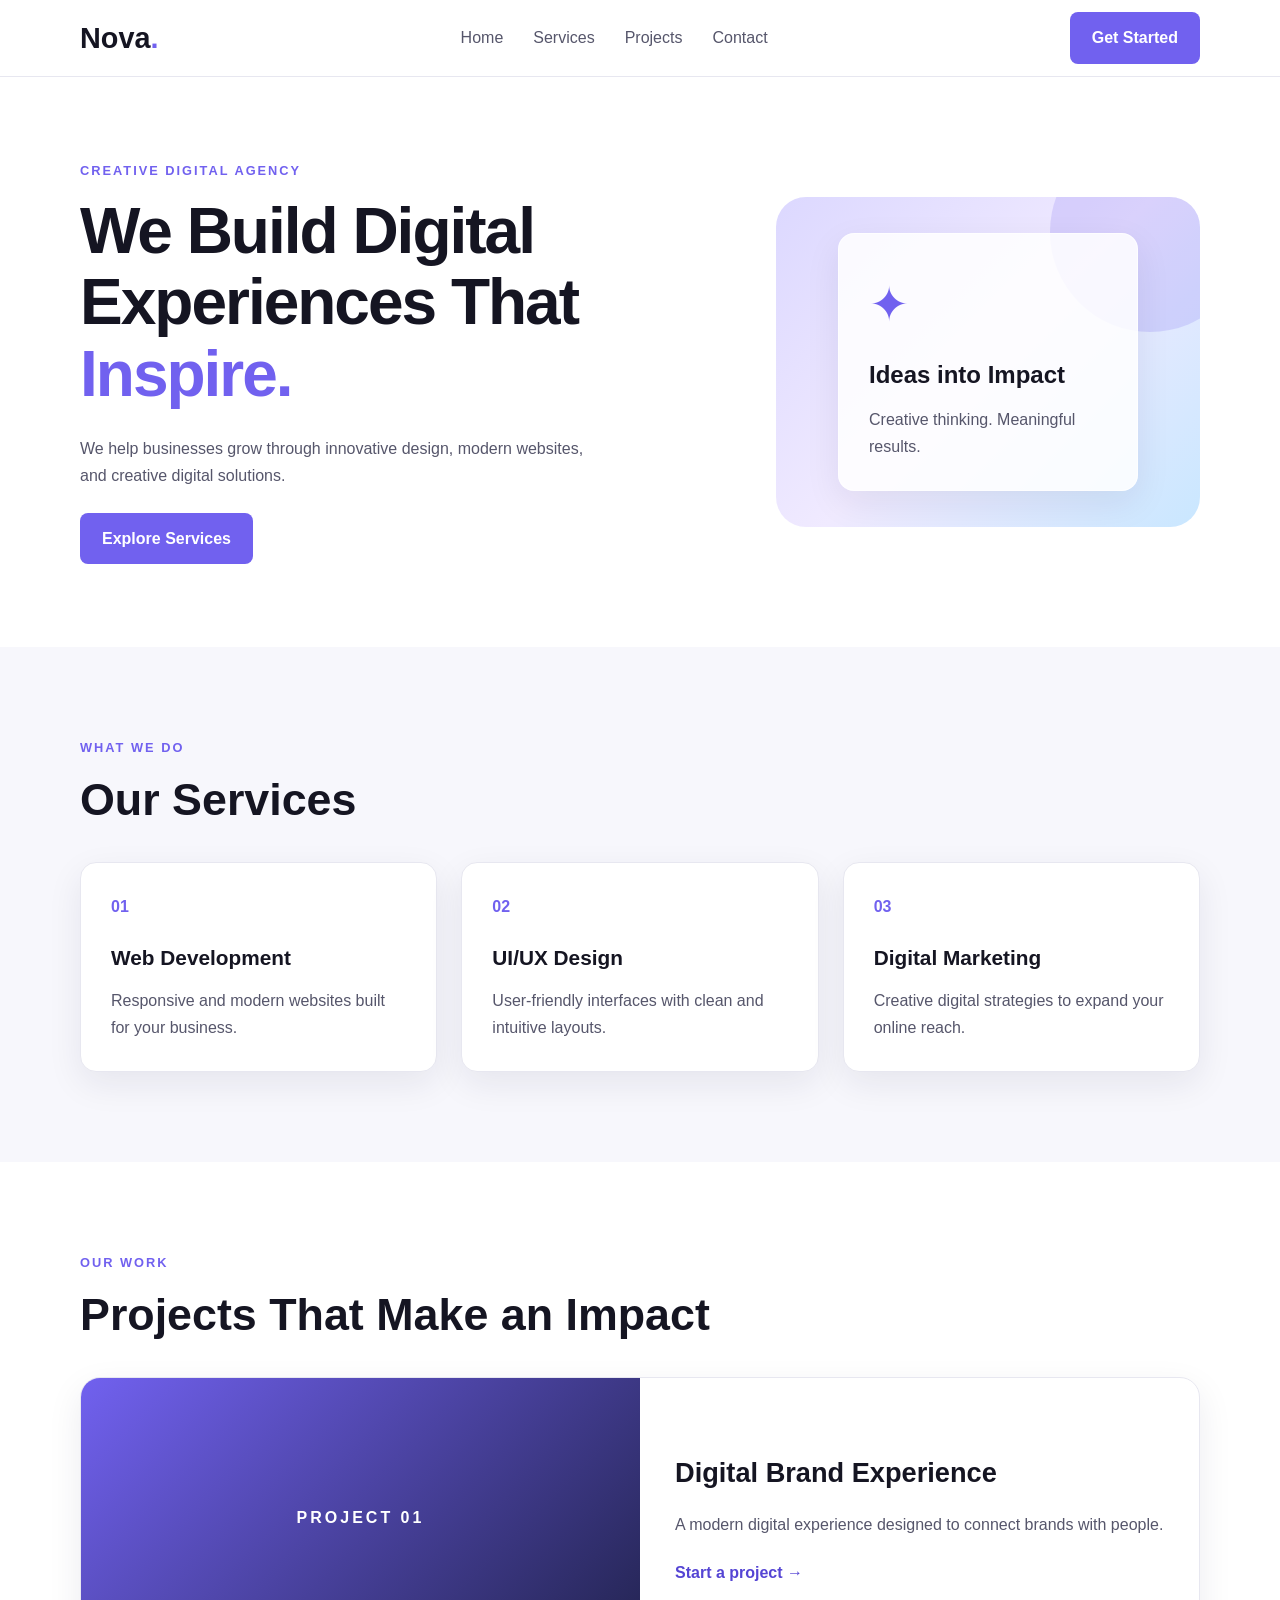
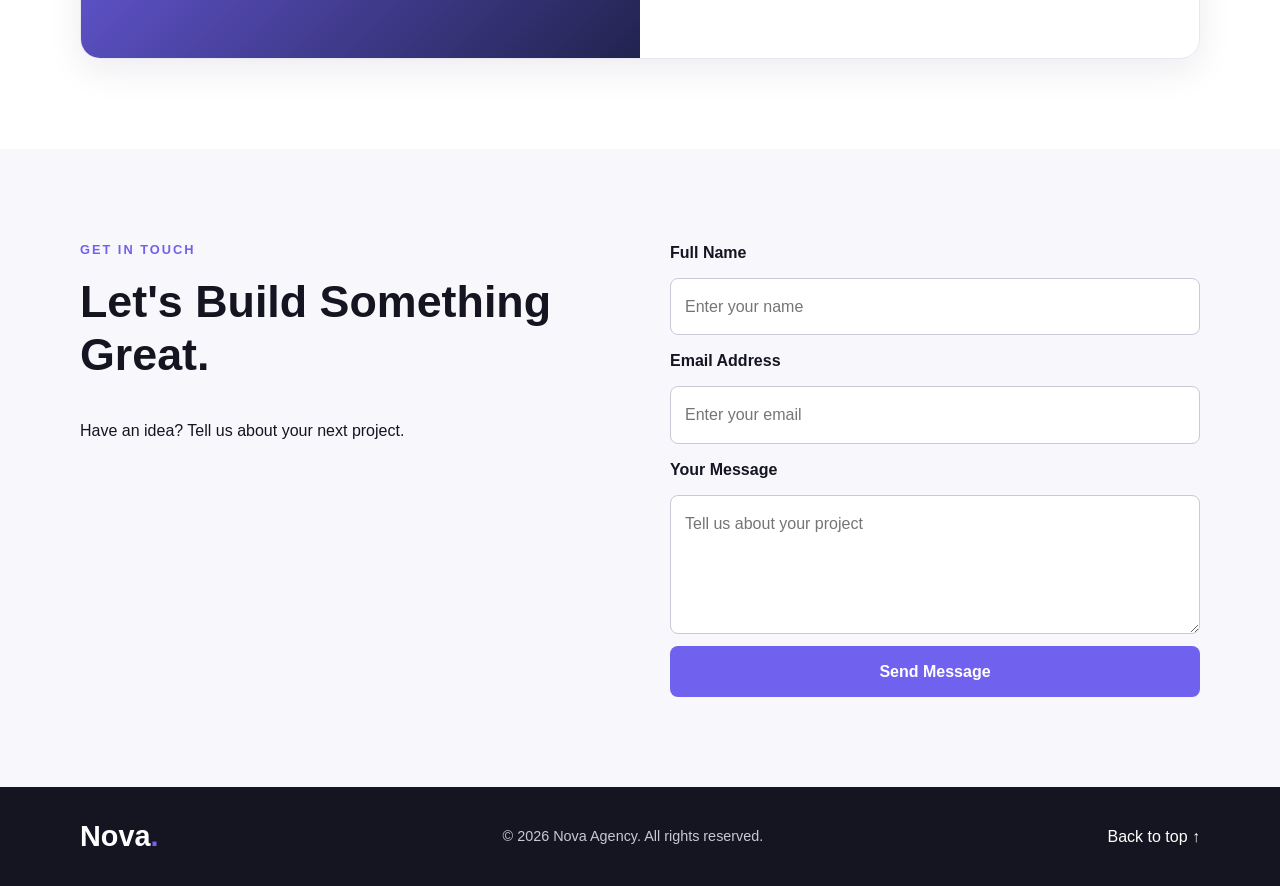
<file: CSS Project,23-10-2026/index.html>
<!DOCTYPE html>
<html lang="en">
<head>
    <meta charset="UTF-8">
    <meta name="viewport" content="width=device-width, initial-scale=1.0">
    <meta name="description" content="Professional digital agency services">
    <title>Nova Agency | Digital Solutions</title>
    <link rel="stylesheet" href="index.css">
</head>
<body>

    <header class="header">
        <nav class="navbar container" aria-label="Main navigation">
            <a href="#home" class="logo">Nova<span>.</span></a>

            <div class="nav-links">
                <a href="#home">Home</a>
                <a href="#services">Services</a>
                <a href="#projects">Projects</a>
                <a href="#contact">Contact</a>
            </div>

            <a href="#contact" class="btn nav-btn">Get Started</a>
        </nav>
    </header>

    <main>
        <section class="hero container" id="home">
            <div class="hero-content">
                <p class="eyebrow">CREATIVE DIGITAL AGENCY</p>

                <h1>We Build Digital Experiences That <span>Inspire.</span></h1>

                <p class="hero-description">
                    We help businesses grow through innovative design,
                    modern websites, and creative digital solutions.
                </p>

                <a href="#services" class="btn">Explore Services</a>
            </div>

            <div class="hero-visual">
                <div class="visual-card">
                    <span class="visual-icon" aria-hidden="true">✦</span>
                    <h2>Ideas into Impact</h2>
                    <p>Creative thinking. Meaningful results.</p>
                </div>
            </div>
        </section>

        <section class="services section" id="services">
            <div class="container">
                <p class="eyebrow">WHAT WE DO</p>
                <h2 class="section-title">Our Services</h2>

                <div class="card-grid">
                    <article class="service-card">
                        <span class="card-number">01</span>
                        <h3>Web Development</h3>
                        <p>Responsive and modern websites built for your business.</p>
                    </article>

                    <article class="service-card">
                        <span class="card-number">02</span>
                        <h3>UI/UX Design</h3>
                        <p>User-friendly interfaces with clean and intuitive layouts.</p>
                    </article>

                    <article class="service-card">
                        <span class="card-number">03</span>
                        <h3>Digital Marketing</h3>
                        <p>Creative digital strategies to expand your online reach.</p>
                    </article>
                </div>
            </div>
        </section>

        <section class="projects section container" id="projects">
            <p class="eyebrow">OUR WORK</p>
            <h2 class="section-title">Projects That Make an Impact</h2>

            <div class="project-card">
                <div class="project-visual" role="img"
                     aria-label="Abstract blue and purple digital design">
                    <span>PROJECT 01</span>
                </div>

                <div class="project-content">
                    <h3>Digital Brand Experience</h3>
                    <p>A modern digital experience designed to connect brands with people.</p>
                    <a href="#contact" class="text-link">Start a project →</a>
                </div>
            </div>
        </section>

        <section class="contact section" id="contact">
            <div class="container contact-grid">
                <div>
                    <p class="eyebrow">GET IN TOUCH</p>
                    <h2 class="section-title">Let's Build Something Great.</h2>
                    <p>Have an idea? Tell us about your next project.</p>
                </div>

                <form class="contact-form">
                    <label for="name">Full Name</label>
                    <input type="text" id="name" name="name"
                           placeholder="Enter your name" required>

                    <label for="email">Email Address</label>
                    <input type="email" id="email" name="email"
                           placeholder="Enter your email" required>

                    <label for="message">Your Message</label>
                    <textarea id="message" name="message" rows="4"
                              placeholder="Tell us about your project"
                              required></textarea>

                    <button type="submit" class="btn">Send Message</button>
                </form>
            </div>
        </section>
    </main>

    <footer class="footer">
        <div class="container footer-content">
            <a href="#home" class="logo">Nova<span>.</span></a>
            <p>© 2026 Nova Agency. All rights reserved.</p>
            <a href="#home">Back to top ↑</a>
        </div>
    </footer>

</body>
</html>
</file>
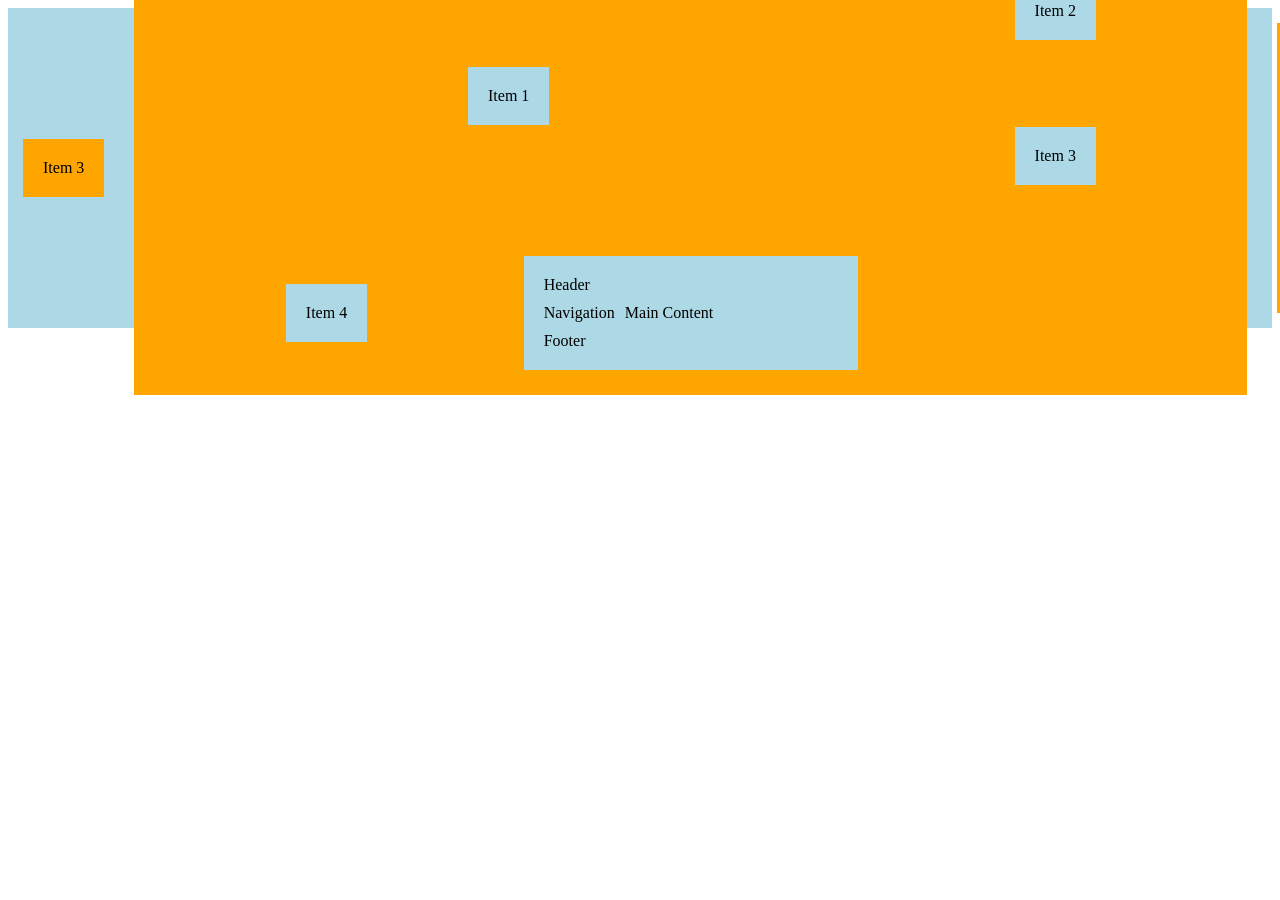
<file: CSS,14-10-2026/index.html>
<!DOCTYPE html>
<html lang="en">
<head>
    <meta charset="UTF-8">
    <meta name="viewport" content="width=device-width, initial-scale=1.0">
    <title>Document</title>
    <link rel="stylesheet" href="./index.css">
</head>
<body>
    <div class="container">
    <div class="item1">Item 1</div>
    <div class="item2">Item 2</div>
    <div class="item3">Item 3</div>

    <div class="container1">
    <div class="item10">Item 1</div>
    <div>Item 2</div>
    <div>Item 3</div>
    <div>Item 4</div>

      <div class="container2">
    <header>Header</header>
    <nav>Navigation</nav>
    <main>Main Content</main>
    <footer>Footer</footer>
</div>

</div>
</div>
</body>
</html>
</file>
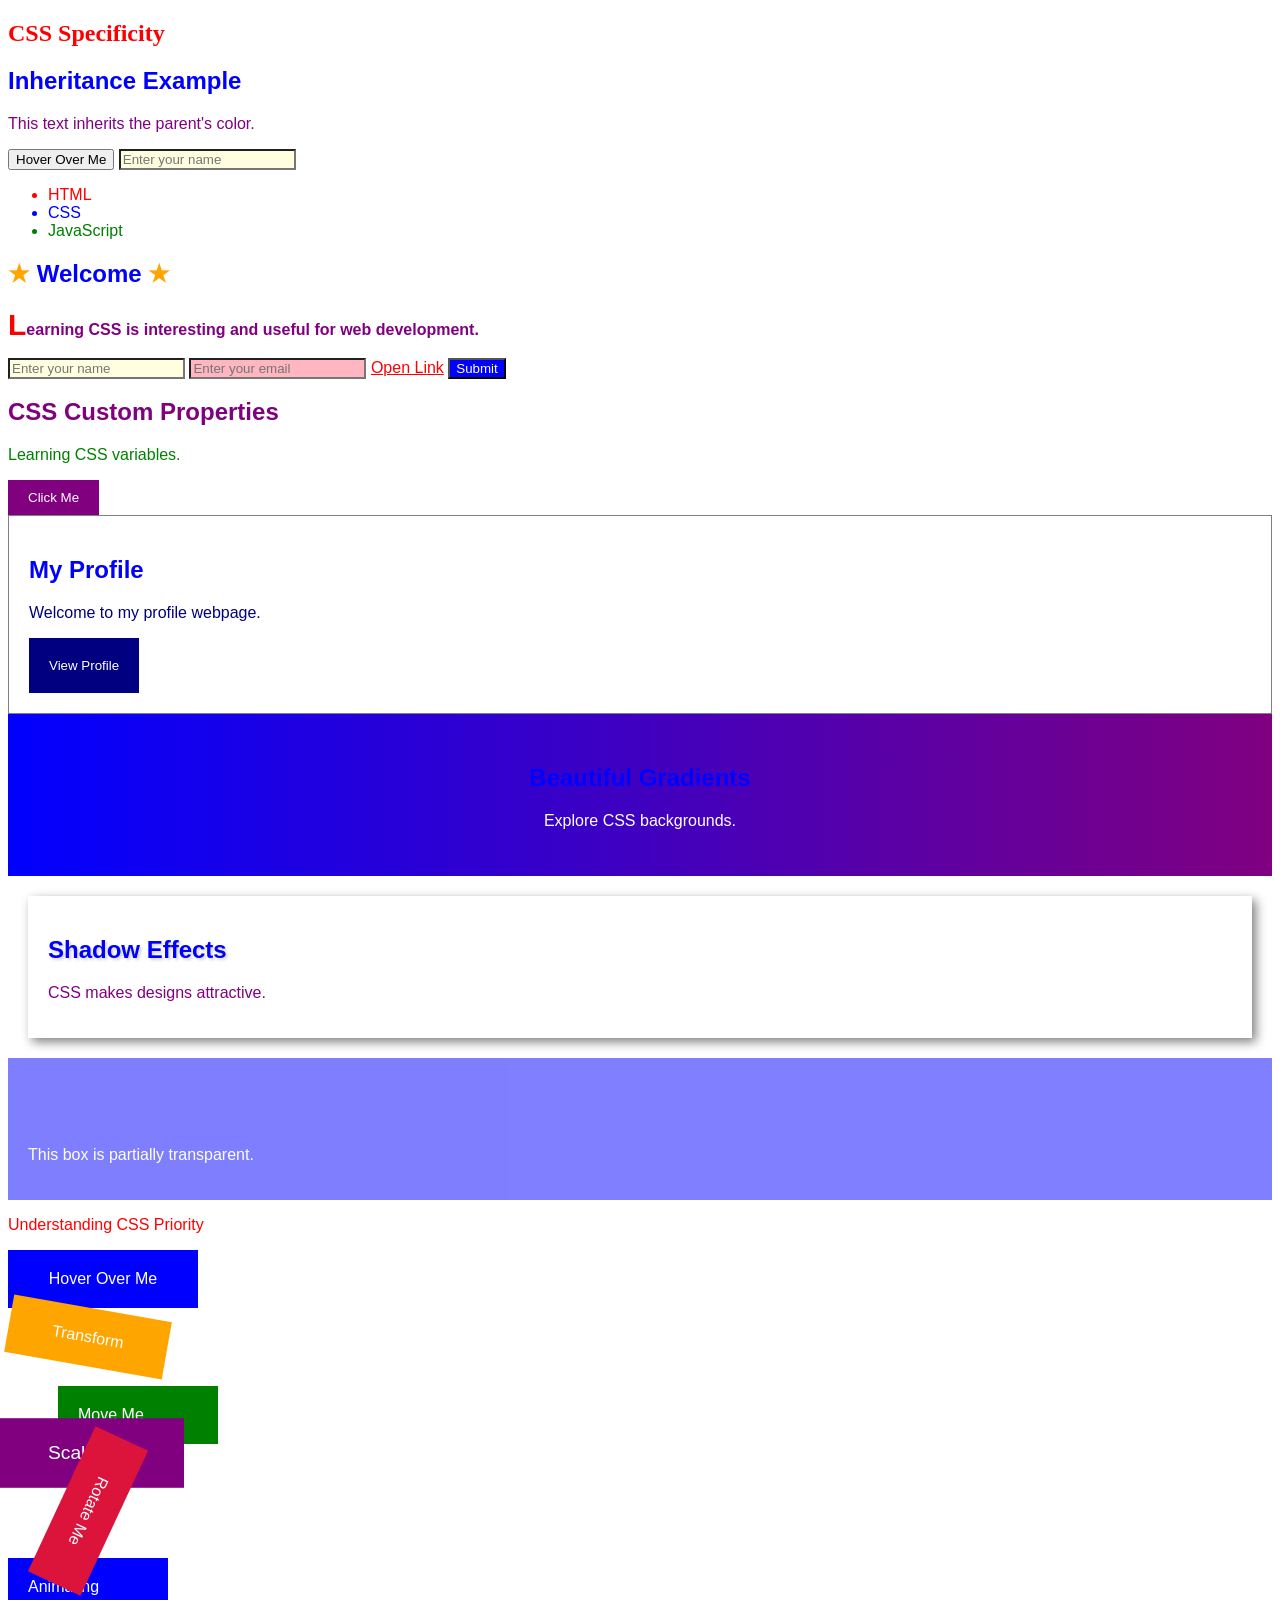
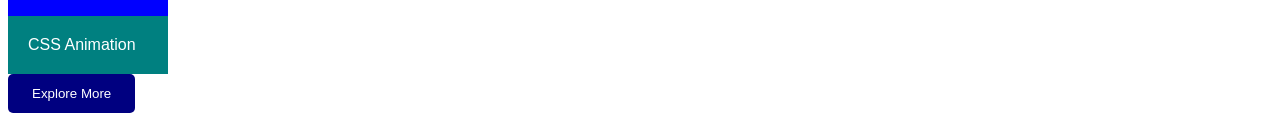
<file: CSS,15-10-2026/index.html>
<!DOCTYPE html>
<html lang="en">
<head>
    <meta charset="UTF-8">
    <meta name="viewport" content="width=device-width, initial-scale=1.0">
    <title>Document</title>
    <link rel="stylesheet" href="./index.css">
</head>
<body>
    <h2 id="specTitle" class="specText">CSS Specificity</h2>

    <div class="inheritParent">
    <h2>Inheritance Example</h2>
    <p>This text inherits the parent's color.</p>

    <button class="pseudoButton">Hover Over Me</button>

<input class="pseudoInput" type="text" placeholder="Enter your name">

    <ul class="pseudoList">
    <li>HTML</li>
    <li>CSS</li>
    <li>JavaScript</li>
    </ul>

    <h2 class="elementTitle">Welcome</h2>

<p class="elementText">
    Learning CSS is interesting and useful for web development.
</p>

<input type="text" placeholder="Enter your name">

<input type="email" placeholder="Enter your email">

<a href="#" target="_blank">Open Link</a>

<button class="btnPrimary">Submit</button> <br>

<h2 class="customTitle">CSS Custom Properties</h2>
<p class="customDescription">Learning CSS variables.</p>

<button class="variableButton">Click Me</button> 
<br/>

<div class="reusableCard">
    <h2>My Profile</h2>
    <p>Welcome to my profile webpage.</p>
    <button class="reusableButton">View Profile</button>
</div>
     
<div class="gradientBox">
    <h2>Beautiful Gradients</h2>
    <p>Explore CSS backgrounds.</p>
</div>

<div class="shadowCard">
    <h2 class="shadowTitle">Shadow Effects</h2>
    <p>CSS makes designs attractive.</p>
</div>

<div class="opacityBox">
    <h2>Opacity Example</h2>
    <p>This box is partially transparent.</p>
</div>

<p id="importantMessage" class="importantText">
    Understanding CSS Priority
</p>

<div class="transitionBox">Hover Over Me</div>

<div class="transformBox">Transform</div>

<div class="translateBox">Move Me</div>


<div class="scaleBox">Scale Me</div>

<div class="rotateBox">Rotate Me</div>
 </br>

<div class="keyframeBox">Animating</div>

<div class="timingBox">CSS Animation</div>

<button class="hoverButton">Explore More</button>
</div>
</body>
</html>
</file>
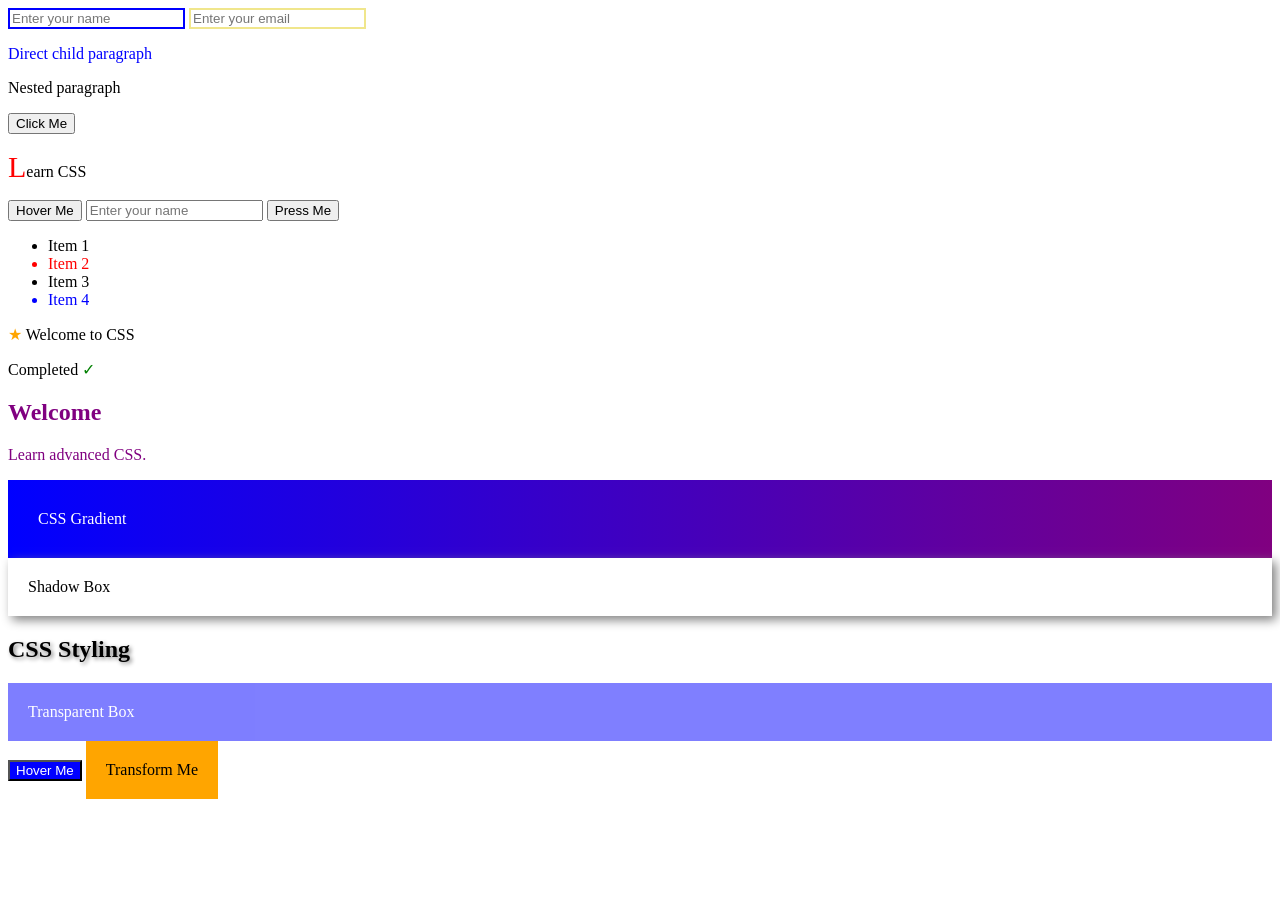
<file: CSS,21-10-2026/index.html>
<!DOCTYPE html>
<html lang="en">
<head>
    <meta charset="UTF-8">
    <meta name="viewport" content="width=device-width, initial-scale=1.0">
    <title>Document</title>
    <link rel="stylesheet" href="./index.css">
</head>
<body>
    <input type="text" placeholder="Enter your name">
    <input type="email" placeholder="Enter your email">

    <div class="layout-box">
    <p>Direct child paragraph</p>
    <section>
        <p>Nested paragraph</p>
    </section>
    </div>

    <button class="state-button">Click Me</button>

    <p class="intro-text">Learn CSS</p>

    <button class="hover-button">Hover Me</button>

    <input class="focus-input" placeholder="Enter your name">

    <button class="active-button">Press Me</button>


    <ul class="number-list">
    <li>Item 1</li>
    <li>Item 2</li>
    <li>Item 3</li>
    <li>Item 4</li>
    </ul>

          <p class="before-text">Welcome to CSS</p>

          <p class="after-text">Completed</p>

          <h2 class="variable-heading">Welcome</h2>
          <p class="variable-paragraph">Learn advanced CSS.</p>

          <div class="gradient-card">CSS Gradient</div>

          <div class="box-shadow-demo">Shadow Box</div>

          <h2 class="text-shadow-demo">CSS Styling</h2>

          <div class="opacity-demo">Transparent Box</div>

          <button class="transition-demo">Hover Me</button>

          <div class="transform-demo">Transform Me</div>
</body>
</html>
</file>
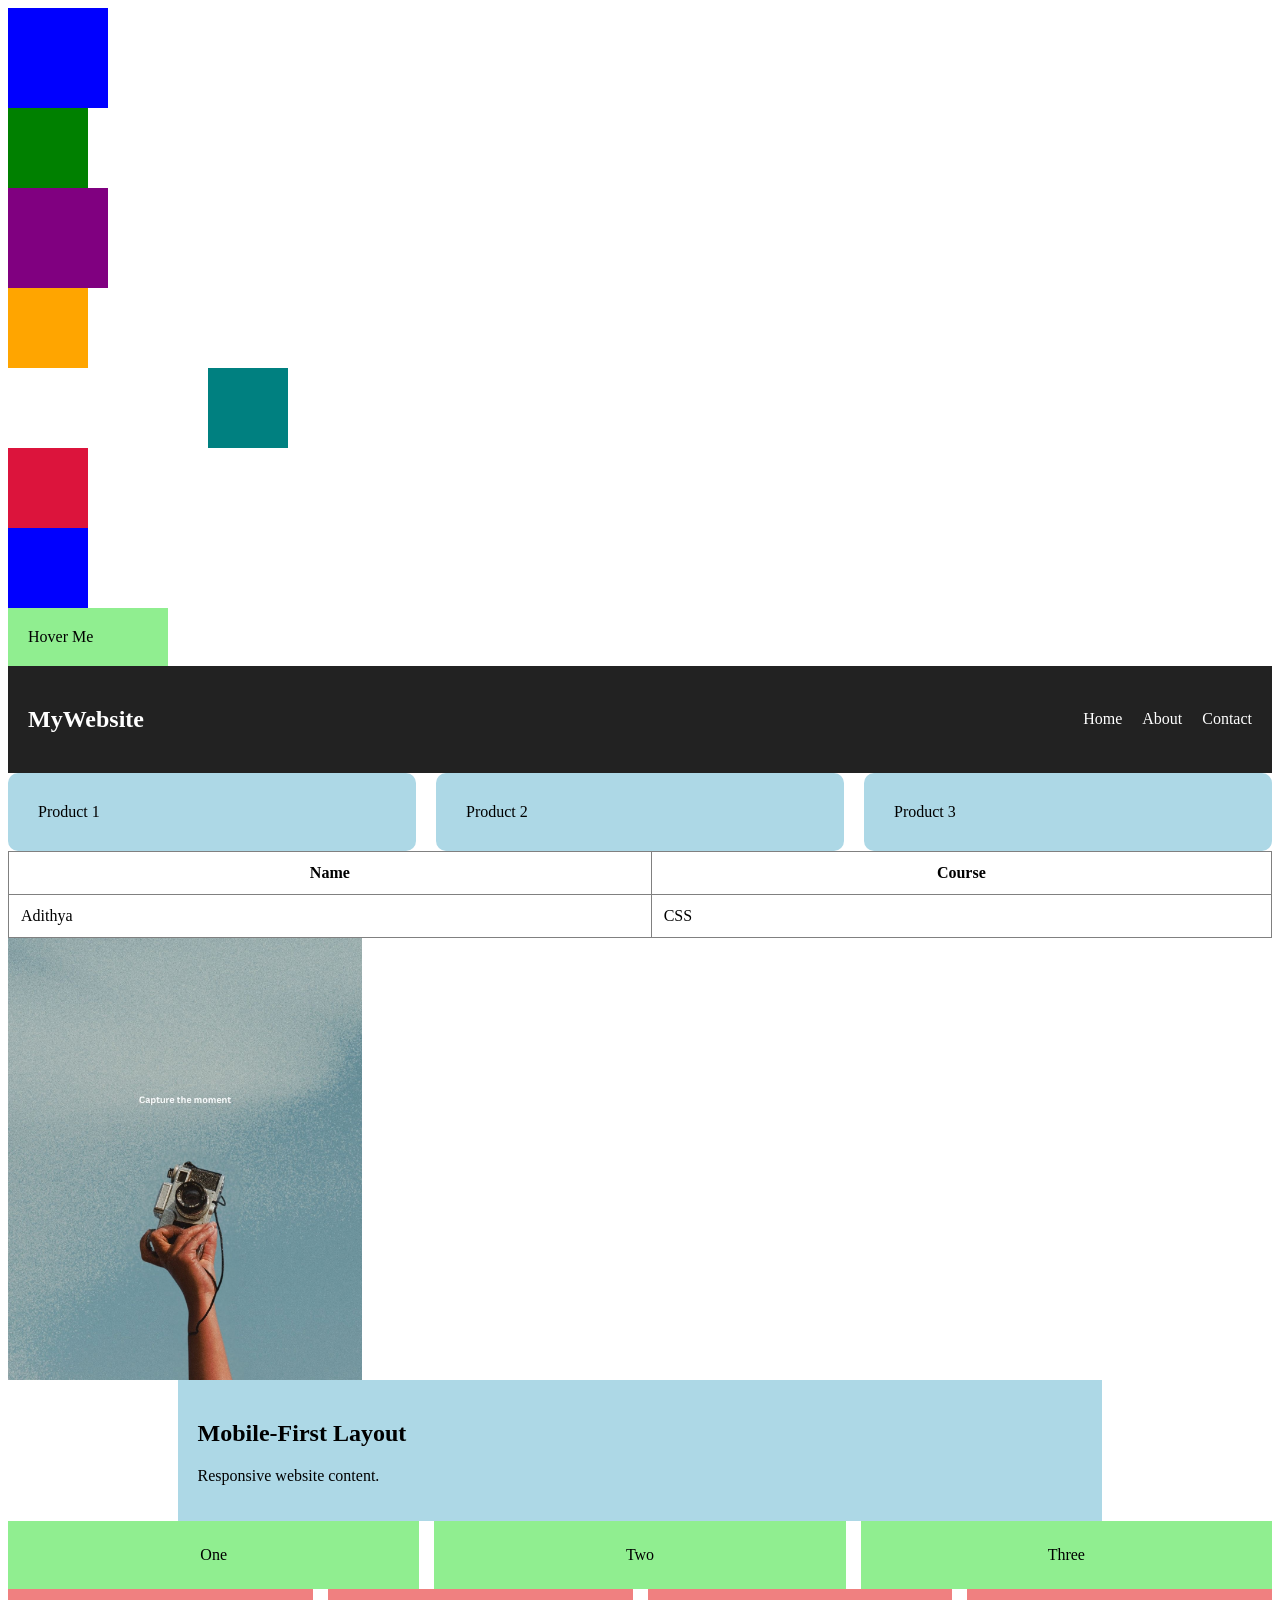
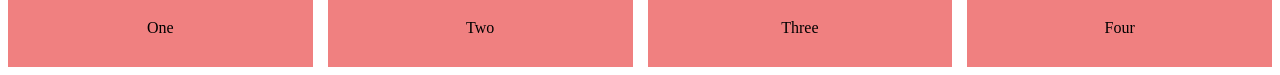
<file: CSS,22-10-2026/index.html>
<!DOCTYPE html>
<html lang="en">
<head>
    <meta charset="UTF-8">
    <meta name="viewport" content="width=device-width, initial-scale=1.0">
    <title>Document</title>
    <link rel="stylesheet" href="./index.css">
</head>
<body>
    <div class="box"></div>

    <div class="moving-box"></div>

    <div class="property-box"></div>

    <div class="duration-box"></div>

    <div class="delay-box"></div>

    <div class="iteration-box"></div>

    <div class="timing-box"></div>

    <div class="transform-box">Hover Me</div>

    <nav class="navbar">
    <h2>MyWebsite</h2>
    <div class="nav-links">
        <a href="#">Home</a>
        <a href="#">About</a>
        <a href="#">Contact</a>
    </div>
    </nav>

    <div class="cards">
    <div class="card">Product 1</div>
    <div class="card">Product 2</div>
    <div class="card">Product 3</div>
    </div>

    <div class="table-container">
    <table>
        <tr>
            <th>Name</th>
            <th>Course</th>
        </tr>
        <tr>
            <td>Adithya</td>
            <td>CSS</td>
        </tr>
    </table>
      </div>

      <img src="Momentss.jpeg" alt="Nature" class="responsive-image">

      <div class="container">
    <h2>Mobile-First Layout</h2>
    <p>Responsive website content.</p>
    </div>

    <div class="flex-container">
    <div>One</div>
    <div>Two</div>
    <div>Three</div>
     </div>

     <div class="grid-container">
    <div>One</div>
    <div>Two</div>
    <div>Three</div>
    <div>Four</div>
    </div>
</body>
</html>
</file>
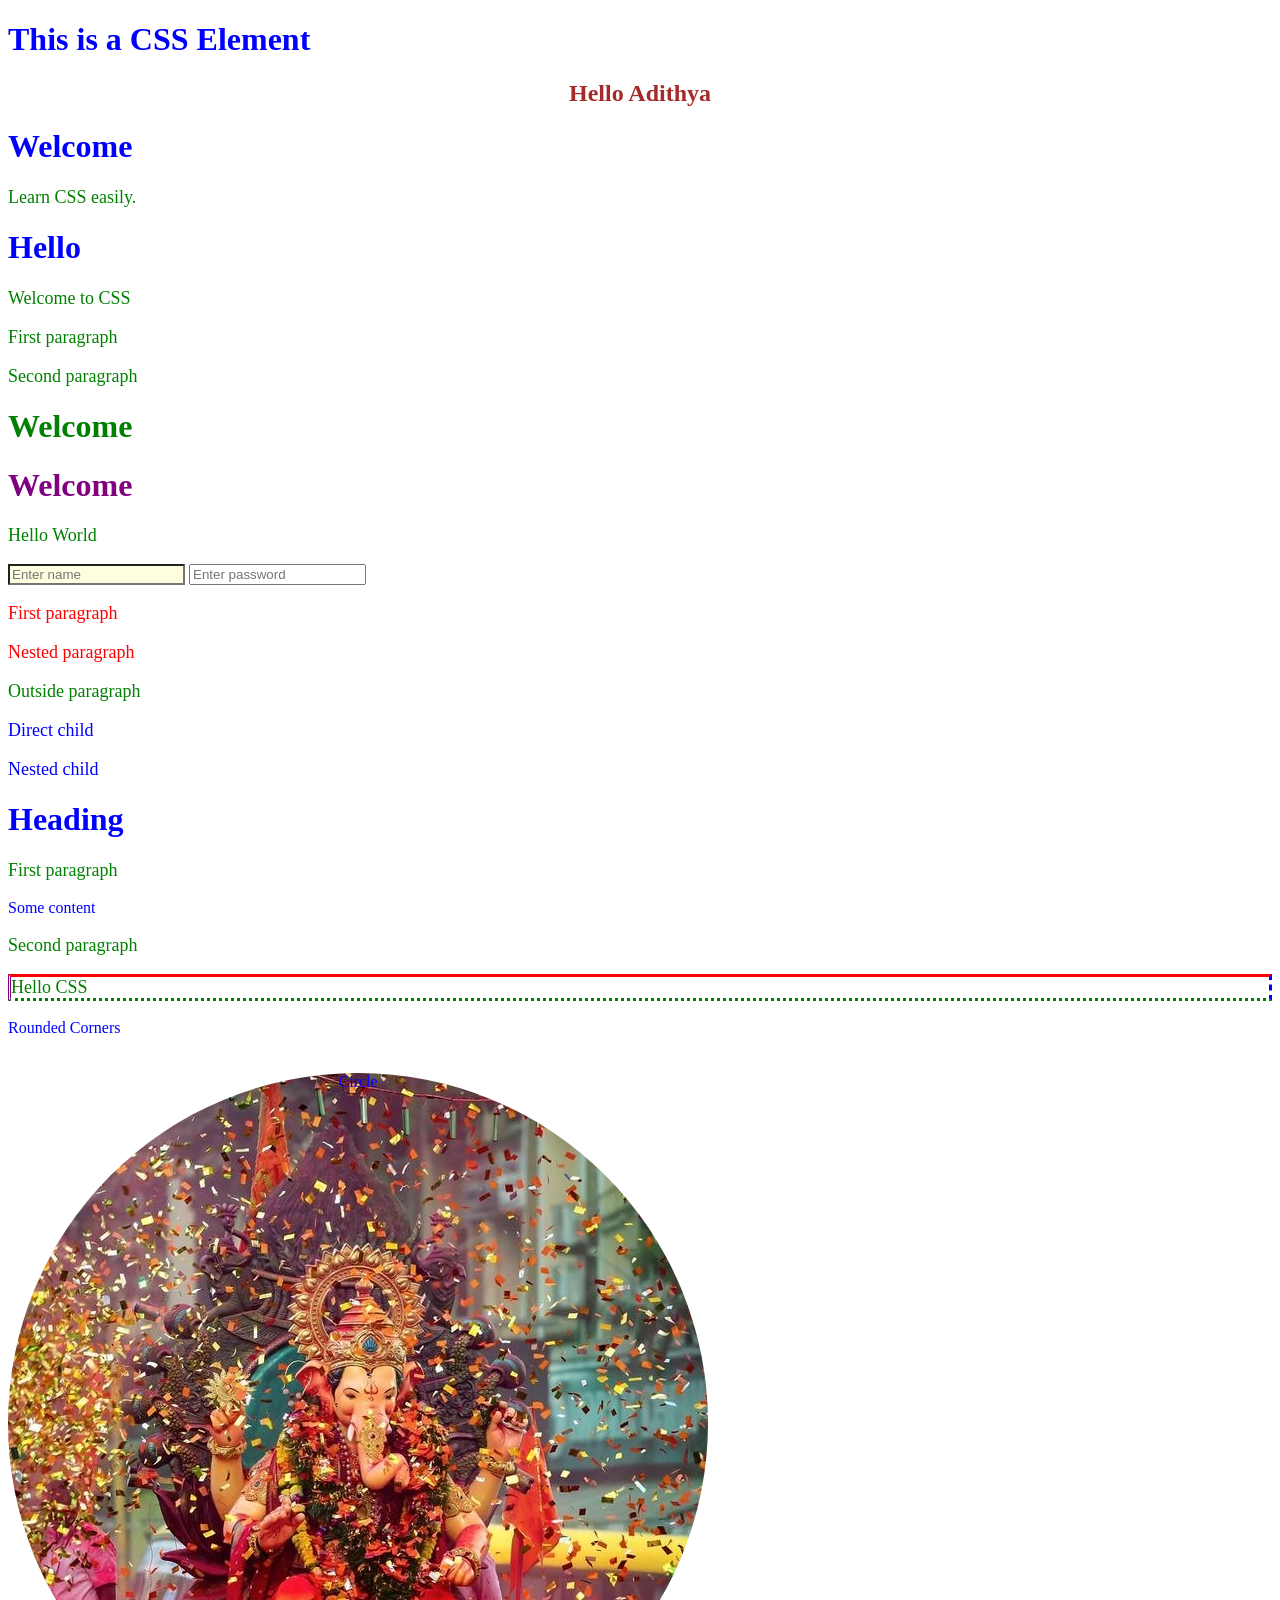
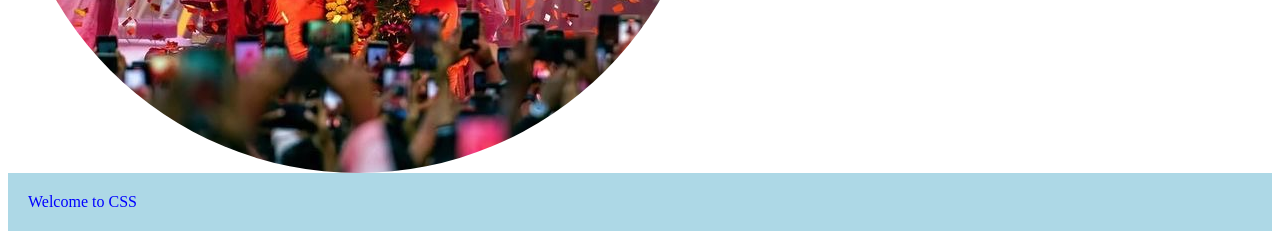
<file: Introduction to CSS,12-10-2026/index.html>
<!DOCTYPE html>
<html lang="en">
<head>
    <meta charset="UTF-8">
    <meta name="viewport" content="width=device-width, initial-scale=1.0">
    <title>Document</title>
    <link rel="stylesheet" href="./index.css">
</head>
<body>
    <h1 style="color: blue;">This is a CSS Element</h1>
    <h2>Hello Adithya</h2>

    <h1>Welcome</h1>
<p>Learn CSS easily.</p>

<h1>Hello</h1>
<p>Welcome to CSS</p>

<style>
    h2{
        color: brown;
        text-align: center;
    }
    h1 {
    color: blue;
  }

  p {
    font-size: 18px;
   }
   
</style>

<p class="highlight">First paragraph</p>
<p>Second paragraph</p>
<h1 class="highlight">Welcome</h1>

<h1 id="title">Welcome</h1>
<p>Hello World</p>

<input type="text" placeholder="Enter name">
<input type="password" placeholder="Enter password">

<div class="container">
    <p>First paragraph</p>

    <section>
        <p>Nested paragraph</p>
    </section>
</div>

<p>Outside paragraph</p>

<div class="parent">
    <p>Direct child</p>

    <section>
        <p>Nested child</p>
    </section>
</div>

<h1>Heading</h1>
<p>First paragraph</p>
<div>Some content</div>
<p>Second paragraph</p>

<p class="border-style">Hello CSS</p>

 
<div class="rounded-corner">Rounded Corners</div>  <br>
<br>
<div class="circle">Circle</div>

<div class="background-box">Welcome to CSS</div>

</body>
</html>
</file>
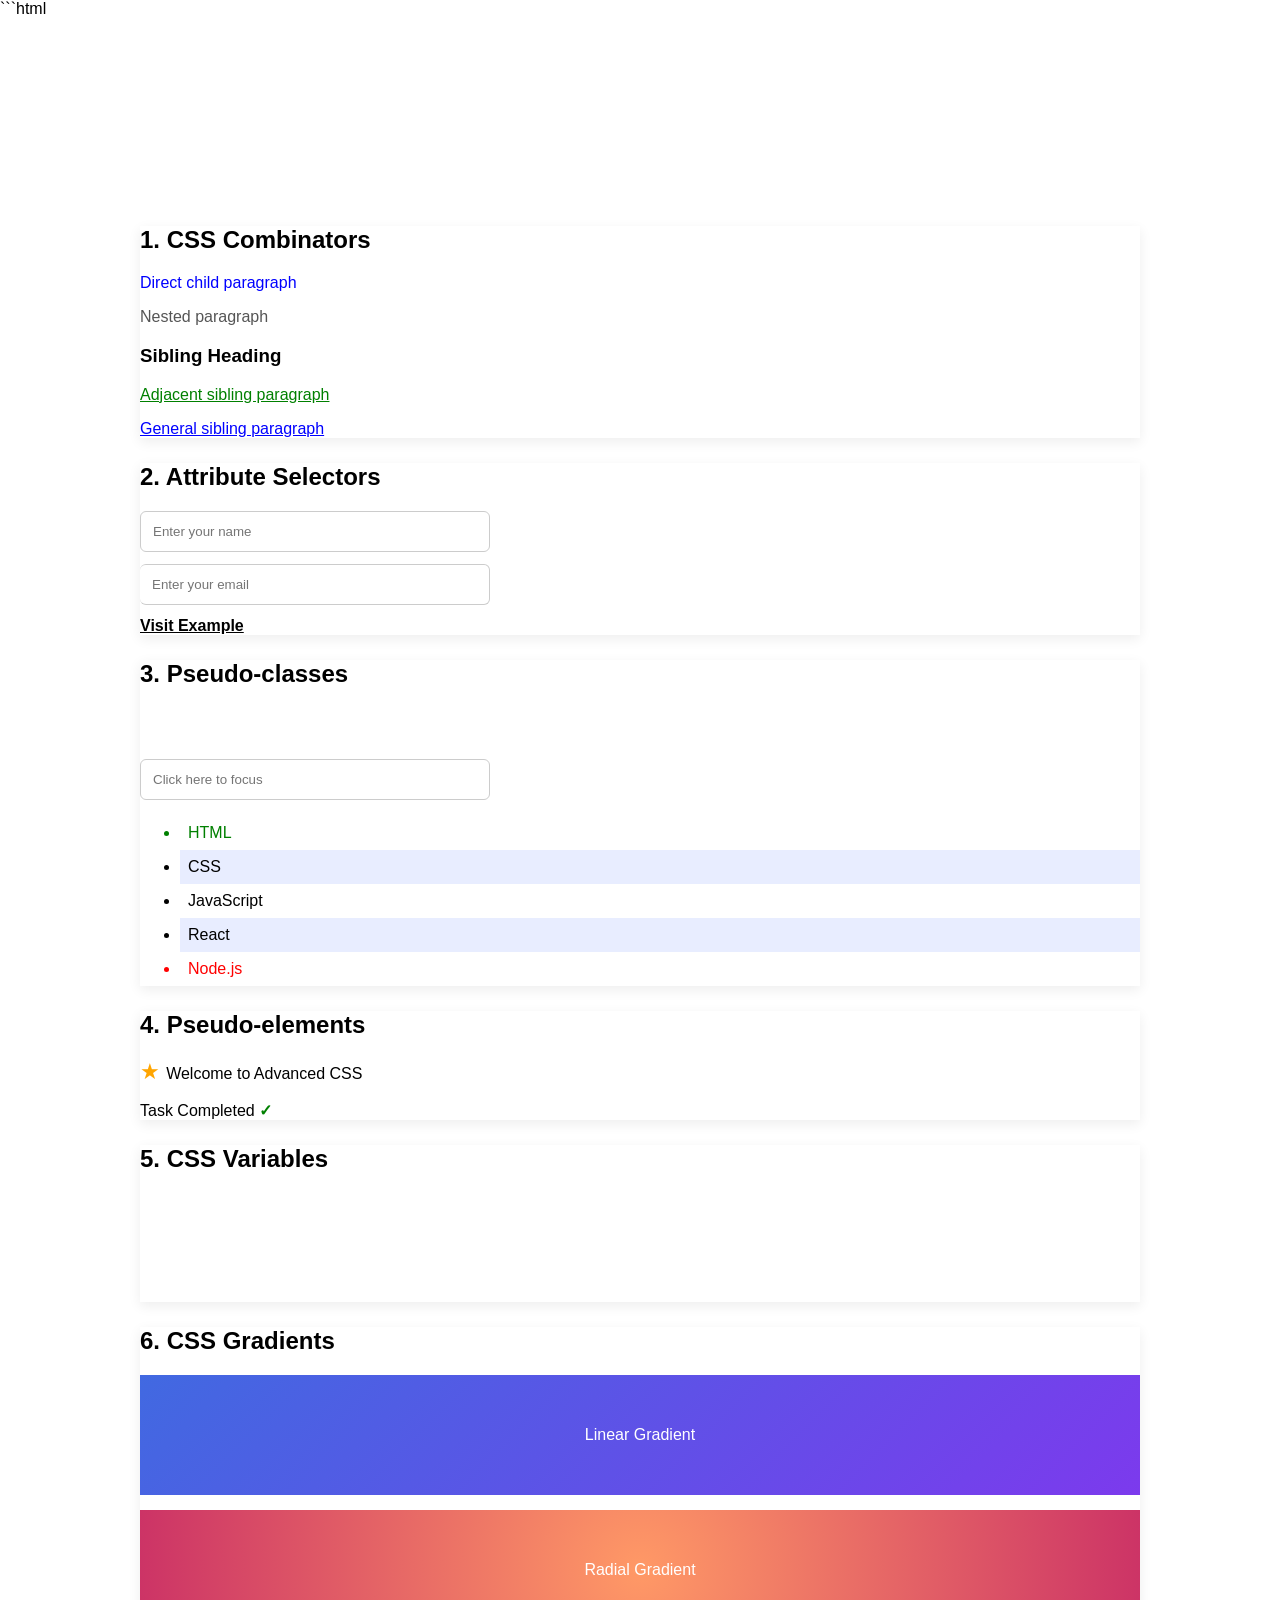
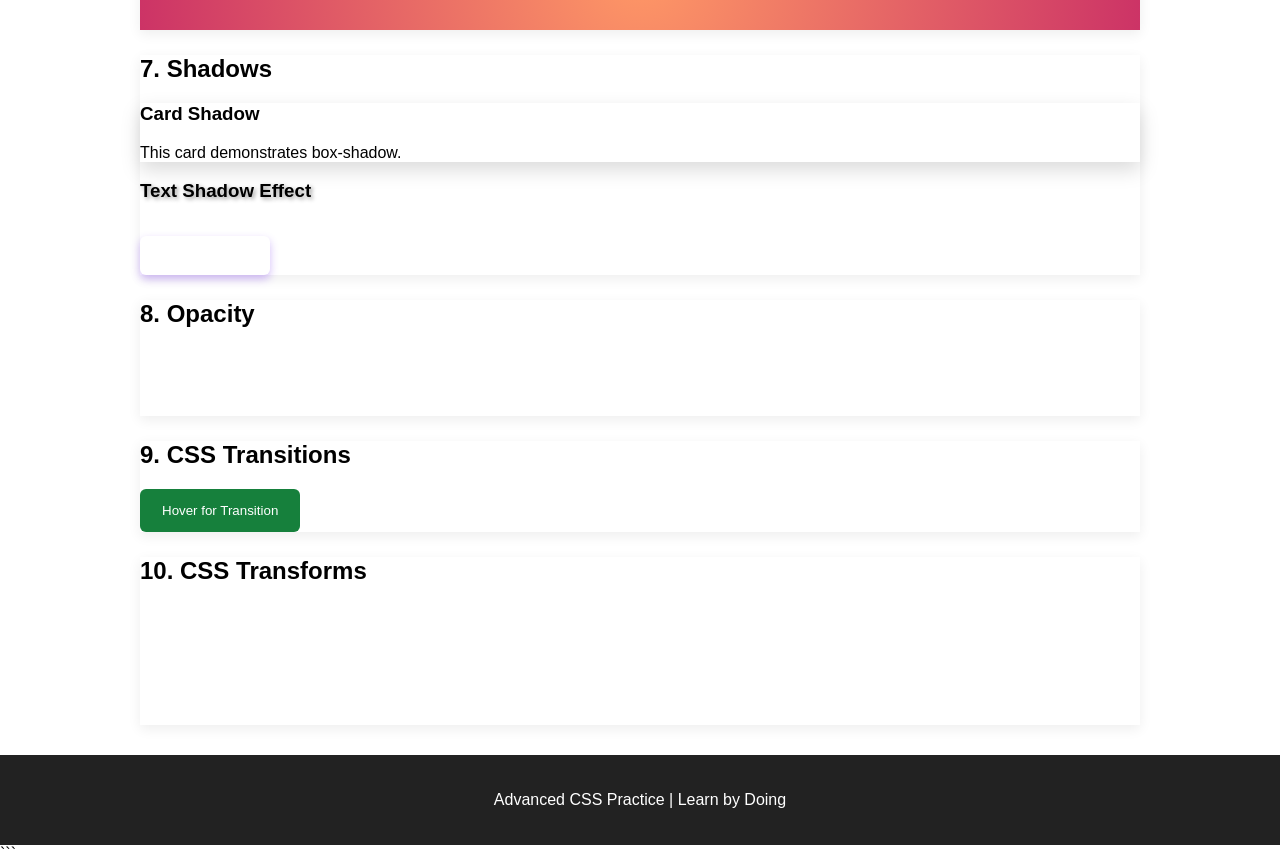
<file: CSS,21-10-2026/Task/index.html>
```html
<!DOCTYPE html>
<html lang="en">
<head>
    <meta charset="UTF-8">
    <meta name="viewport" content="width=device-width, initial-scale=1.0">
    <title>Advanced CSS Practice</title>
    <link rel="stylesheet" href="./index.css">
</head>
<body>

    <header class="page-header">
        <h1>Advanced CSS</h1>
        <p>Selectors, Styling and UI Effects</p>
    </header>

    <main class="practice-container">

        <!-- 1. CSS Combinators -->
        <section class="practice-section">
            <h2>1. CSS Combinators</h2>

            <div class="combinator-box">
                <p>Direct child paragraph</p>

                <div class="nested-box">
                    <p>Nested paragraph</p>
                </div>

                <h3>Sibling Heading</h3>
                <p>Adjacent sibling paragraph</p>
                <p>General sibling paragraph</p>
            </div>
        </section>

        <!-- 2. Attribute Selectors -->
        <section class="practice-section">
            <h2>2. Attribute Selectors</h2>

            <input type="text" placeholder="Enter your name">
            <input type="email" placeholder="Enter your email">
            <a href="https://example.com" target="_blank">
                Visit Example
            </a>
        </section>

        <!-- 3. Pseudo-classes -->
        <section class="practice-section">
            <h2>3. Pseudo-classes</h2>

            <button class="interactive-button">Hover or Click Me</button>

            <input class="focus-field"
                   type="text"
                   placeholder="Click here to focus">

            <ul class="pseudo-list">
                <li>HTML</li>
                <li>CSS</li>
                <li>JavaScript</li>
                <li>React</li>
                <li>Node.js</li>
            </ul>
        </section>

        <!-- 4. Pseudo-elements -->
        <section class="practice-section">
            <h2>4. Pseudo-elements</h2>

            <p class="before-example">Welcome to Advanced CSS</p>
            <p class="after-example">Task Completed</p>
        </section>

        <!-- 5. CSS Variables -->
        <section class="practice-section">
            <h2>5. CSS Variables</h2>

            <div class="variable-card">
                <h3>Reusable Design</h3>
                <p>CSS variables make styling easier to maintain.</p>
                <button class="variable-button">Learn More</button>
            </div>
        </section>

        <!-- 6. Gradients -->
        <section class="practice-section">
            <h2>6. CSS Gradients</h2>

            <div class="linear-gradient-box">
                Linear Gradient
            </div>

            <div class="radial-gradient-box">
                Radial Gradient
            </div>
        </section>

        <!-- 7. Box and Text Shadows -->
        <section class="practice-section">
            <h2>7. Shadows</h2>

            <div class="shadow-card">
                <h3>Card Shadow</h3>
                <p>This card demonstrates box-shadow.</p>
            </div>

            <h3 class="text-shadow-heading">Text Shadow Effect</h3>

            <button class="shadow-button">Shadow Button</button>
        </section>

        <!-- 8. Opacity -->
        <section class="practice-section">
            <h2>8. Opacity</h2>

            <div class="opacity-box">
                50% Opacity
            </div>
        </section>

        <!-- 9. Transitions -->
        <section class="practice-section">
            <h2>9. CSS Transitions</h2>

            <button class="transition-button">
                Hover for Transition
            </button>
        </section>

        <!-- 10. Transforms -->
        <section class="practice-section">
            <h2>10. CSS Transforms</h2>

            <div class="transform-container">
                <div class="transform-box scale-box">Scale</div>
                <div class="transform-box translate-box">Translate</div>
                <div class="transform-box rotate-box">Rotate</div>
                <div class="transform-box skew-box">Skew</div>
            </div>
        </section>

    </main>

    <footer class="page-footer">
        <p>Advanced CSS Practice | Learn by Doing</p>
    </footer>

</body>
</html>
```
</file>
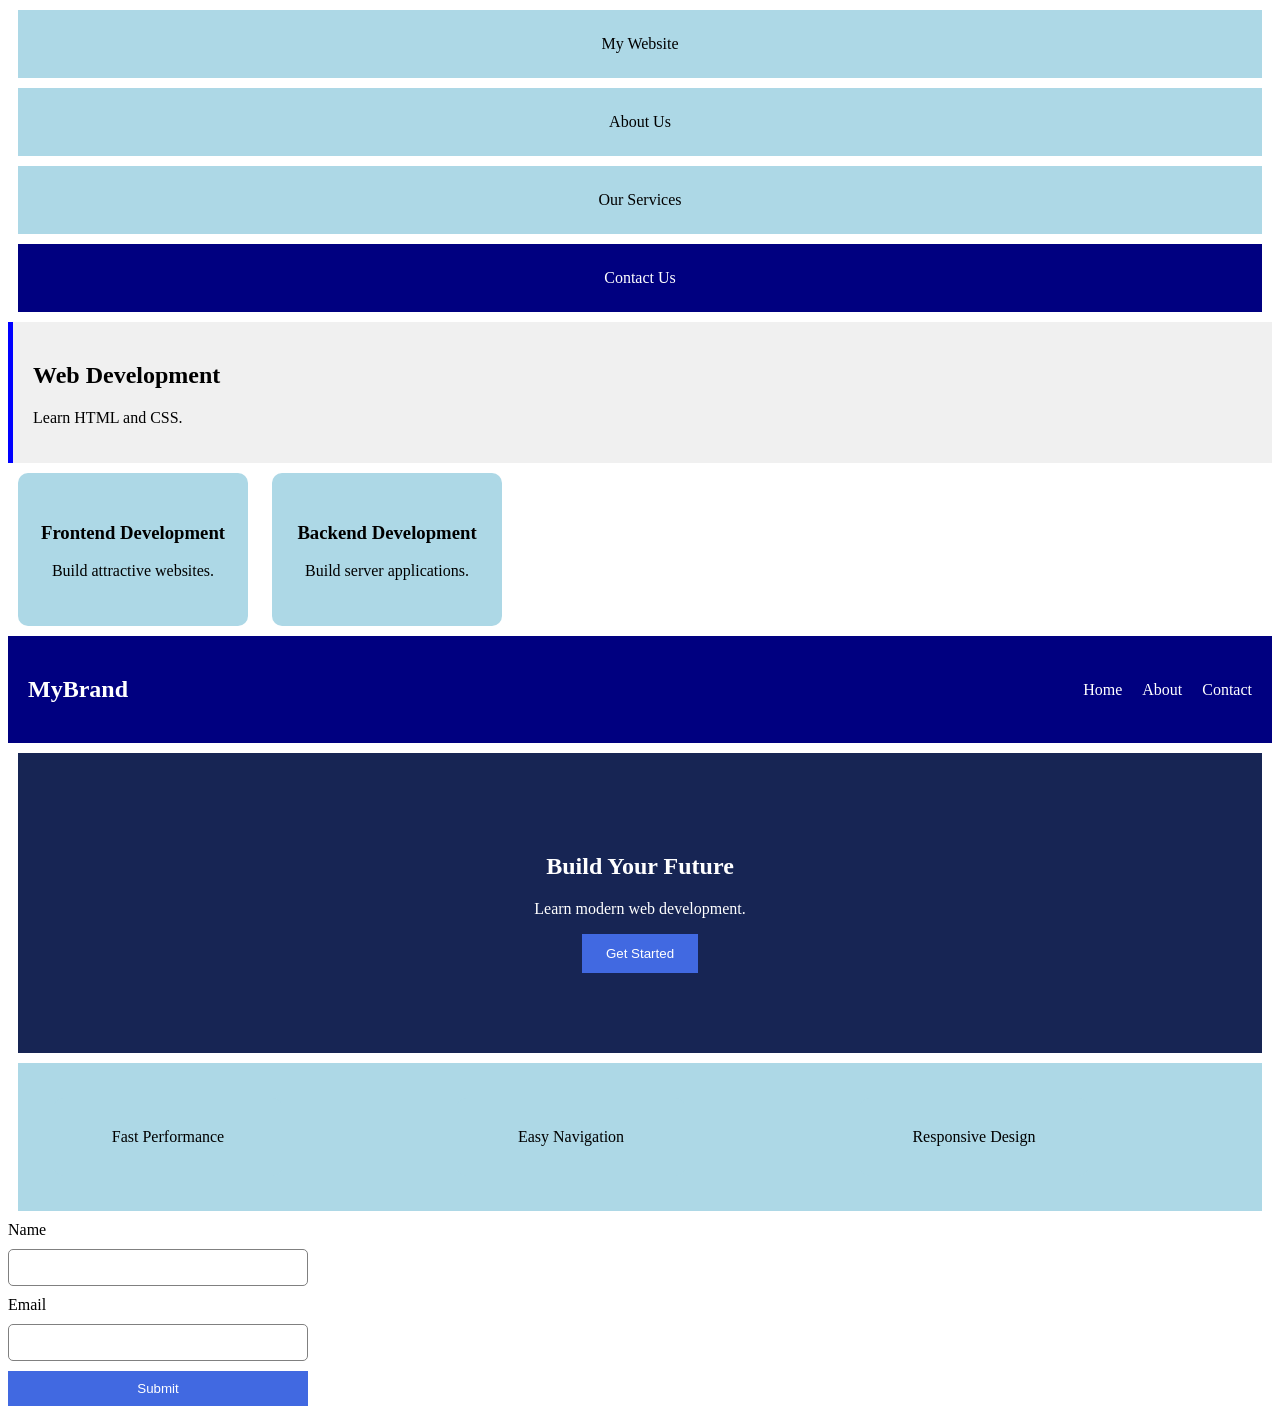
<file: CSS,22-10-2026/Day-03,CSS/index.html>
<!DOCTYPE html>
<html lang="en">
<head>
    <meta charset="UTF-8">
    <meta name="viewport" content="width=device-width, initial-scale=1.0">
    <title>Document</title>
    <link rel="stylesheet" href="./index.css">
</head>
<body>
    <header>My Website</header>
<main>
    <section>About Us</section>
    <section>Our Services</section>
</main>
<footer>Contact Us</footer>

<article class="blog">
    <h2>Web Development</h2>
    <p>Learn HTML and CSS.</p>
</article>

<div class="card">
    <h3>Frontend Development</h3>
    <p>Build attractive websites.</p>
</div>

<div class="card">
    <h3>Backend Development</h3>
    <p>Build server applications.</p>
</div>

<nav class="navbar">
    <h2>MyBrand</h2>
    <div class="links">
        <a href="#">Home</a>
        <a href="#">About</a>
        <a href="#">Contact</a>
    </div>
</nav>
<section class="hero">
    <h1>Build Your Future</h1>
    <p>Learn modern web development.</p>
    <button>Get Started</button>
</section>
    <section class="features">
    <div class="card">Fast Performance</div>
    <div class="card">Easy Navigation</div>
    <div class="card">Responsive Design</div>
</section>

<form>
    <label for="user-name">Name</label>
    <input id="user-name" type="text" required>

    <label for="user-email">Email</label>
    <input id="user-email" type="email" required>

    <button type="submit">Submit</button>
</form>
</body>
</html>
</file>
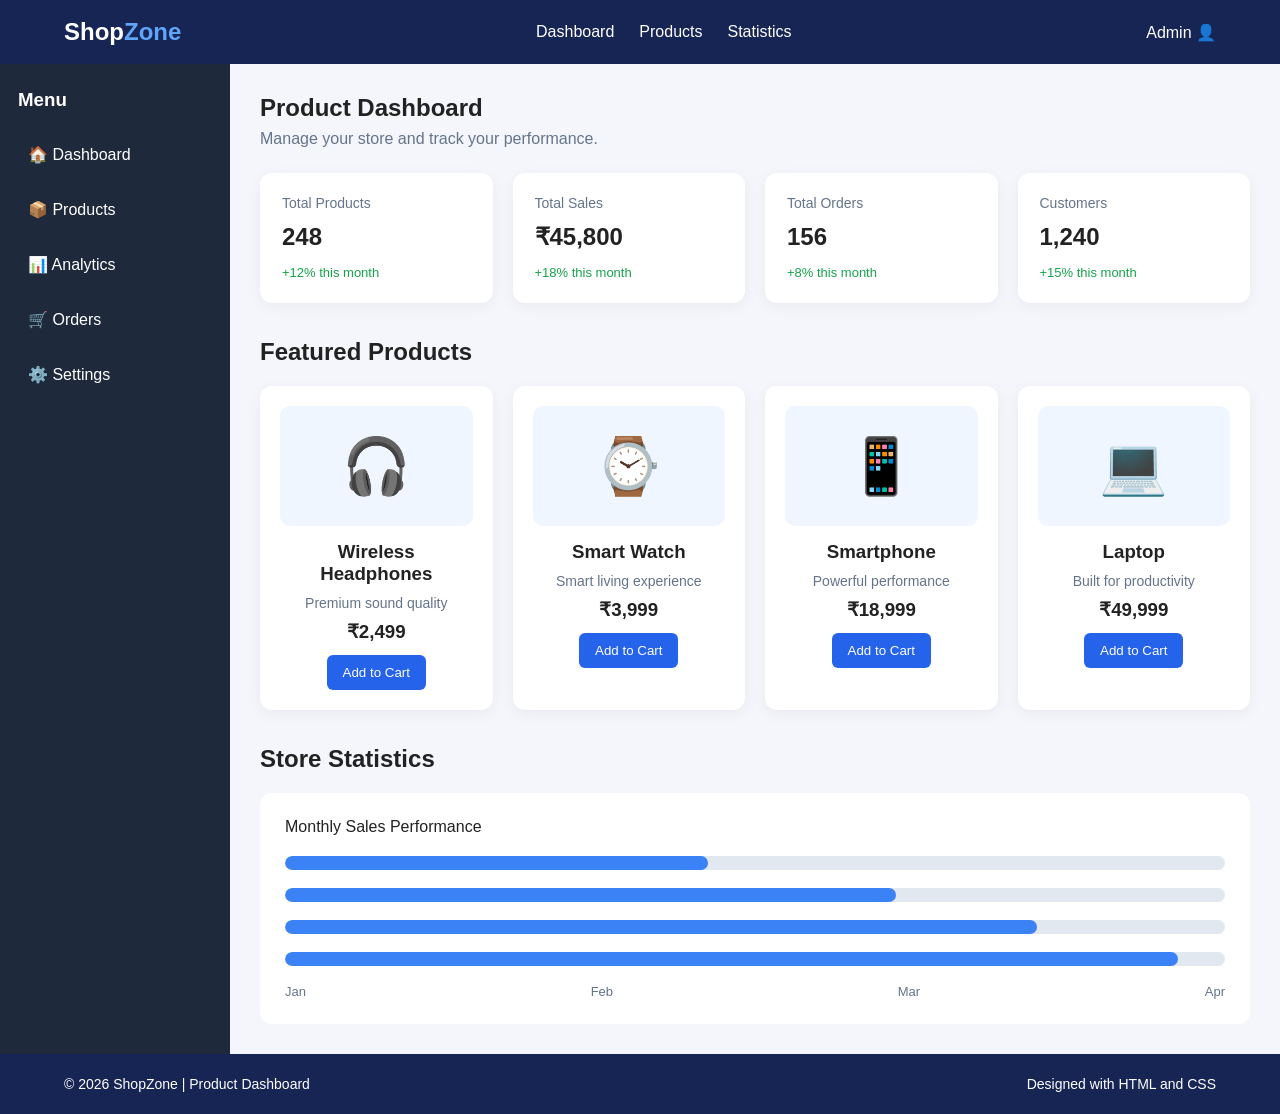
<file: CSS,22-10-2026/Task/index.html>
<!DOCTYPE html>
<html lang="en">
<head>
    <meta charset="UTF-8">
    <meta name="viewport" content="width=device-width, initial-scale=1.0">
    <title>Product Dashboard</title>
    <link rel="stylesheet" href="./index.css">
</head>
<body>

    <!-- Navbar -->
    <header class="navbar">
        <h2>Shop<span>Zone</span></h2>

        <nav>
            <a href="#">Dashboard</a>
            <a href="#products">Products</a>
            <a href="#statistics">Statistics</a>
        </nav>

        <div class="profile">Admin 👤</div>
    </header>

    <div class="layout">

        <!-- Sidebar -->
        <aside class="sidebar">
            <h3>Menu</h3>
            <a href="#">🏠 Dashboard</a>
            <a href="#products">📦 Products</a>
            <a href="#statistics">📊 Analytics</a>
            <a href="#">🛒 Orders</a>
            <a href="#">⚙️ Settings</a>
        </aside>

        <!-- Main Content -->
        <main class="main-content">

            <section class="welcome">
                <h1>Product Dashboard</h1>
                <p>Manage your store and track your performance.</p>
            </section>

            <!-- Dashboard Cards -->
            <section class="dashboard-cards">
                <div class="card">
                    <p>Total Products</p>
                    <h2>248</h2>
                    <span>+12% this month</span>
                </div>

                <div class="card">
                    <p>Total Sales</p>
                    <h2>₹45,800</h2>
                    <span>+18% this month</span>
                </div>

                <div class="card">
                    <p>Total Orders</p>
                    <h2>156</h2>
                    <span>+8% this month</span>
                </div>

                <div class="card">
                    <p>Customers</p>
                    <h2>1,240</h2>
                    <span>+15% this month</span>
                </div>
            </section>

            <!-- Products -->
            <section id="products">
                <h2 class="section-title">Featured Products</h2>

                <div class="product-grid">
                    <article class="product">
                        <div class="product-image">🎧</div>
                        <h3>Wireless Headphones</h3>
                        <p>Premium sound quality</p>
                        <h3>₹2,499</h3>
                        <button>Add to Cart</button>
                    </article>

                    <article class="product">
                        <div class="product-image">⌚</div>
                        <h3>Smart Watch</h3>
                        <p>Smart living experience</p>
                        <h3>₹3,999</h3>
                        <button>Add to Cart</button>
                    </article>

                    <article class="product">
                        <div class="product-image">📱</div>
                        <h3>Smartphone</h3>
                        <p>Powerful performance</p>
                        <h3>₹18,999</h3>
                        <button>Add to Cart</button>
                    </article>

                    <article class="product">
                        <div class="product-image">💻</div>
                        <h3>Laptop</h3>
                        <p>Built for productivity</p>
                        <h3>₹49,999</h3>
                        <button>Add to Cart</button>
                    </article>
                </div>
            </section>

            <!-- Statistics -->
            <section id="statistics" class="statistics">
                <h2>Store Statistics</h2>

                <div class="stat-box">
                    <p>Monthly Sales Performance</p>

                    <div class="bar">
                        <div class="progress progress-one"></div>
                    </div>

                    <div class="bar">
                        <div class="progress progress-two"></div>
                    </div>

                    <div class="bar">
                        <div class="progress progress-three"></div>
                    </div>

                    <div class="bar">
                        <div class="progress progress-four"></div>
                    </div>

                    <div class="legend">
                        <span>Jan</span>
                        <span>Feb</span>
                        <span>Mar</span>
                        <span>Apr</span>
                    </div>
                </div>
            </section>

        </main>
    </div>

    <!-- Footer -->
    <footer>
        <p>© 2026 ShopZone | Product Dashboard</p>
        <p>Designed with HTML and CSS</p>
    </footer>

</body>
</html>
</file>
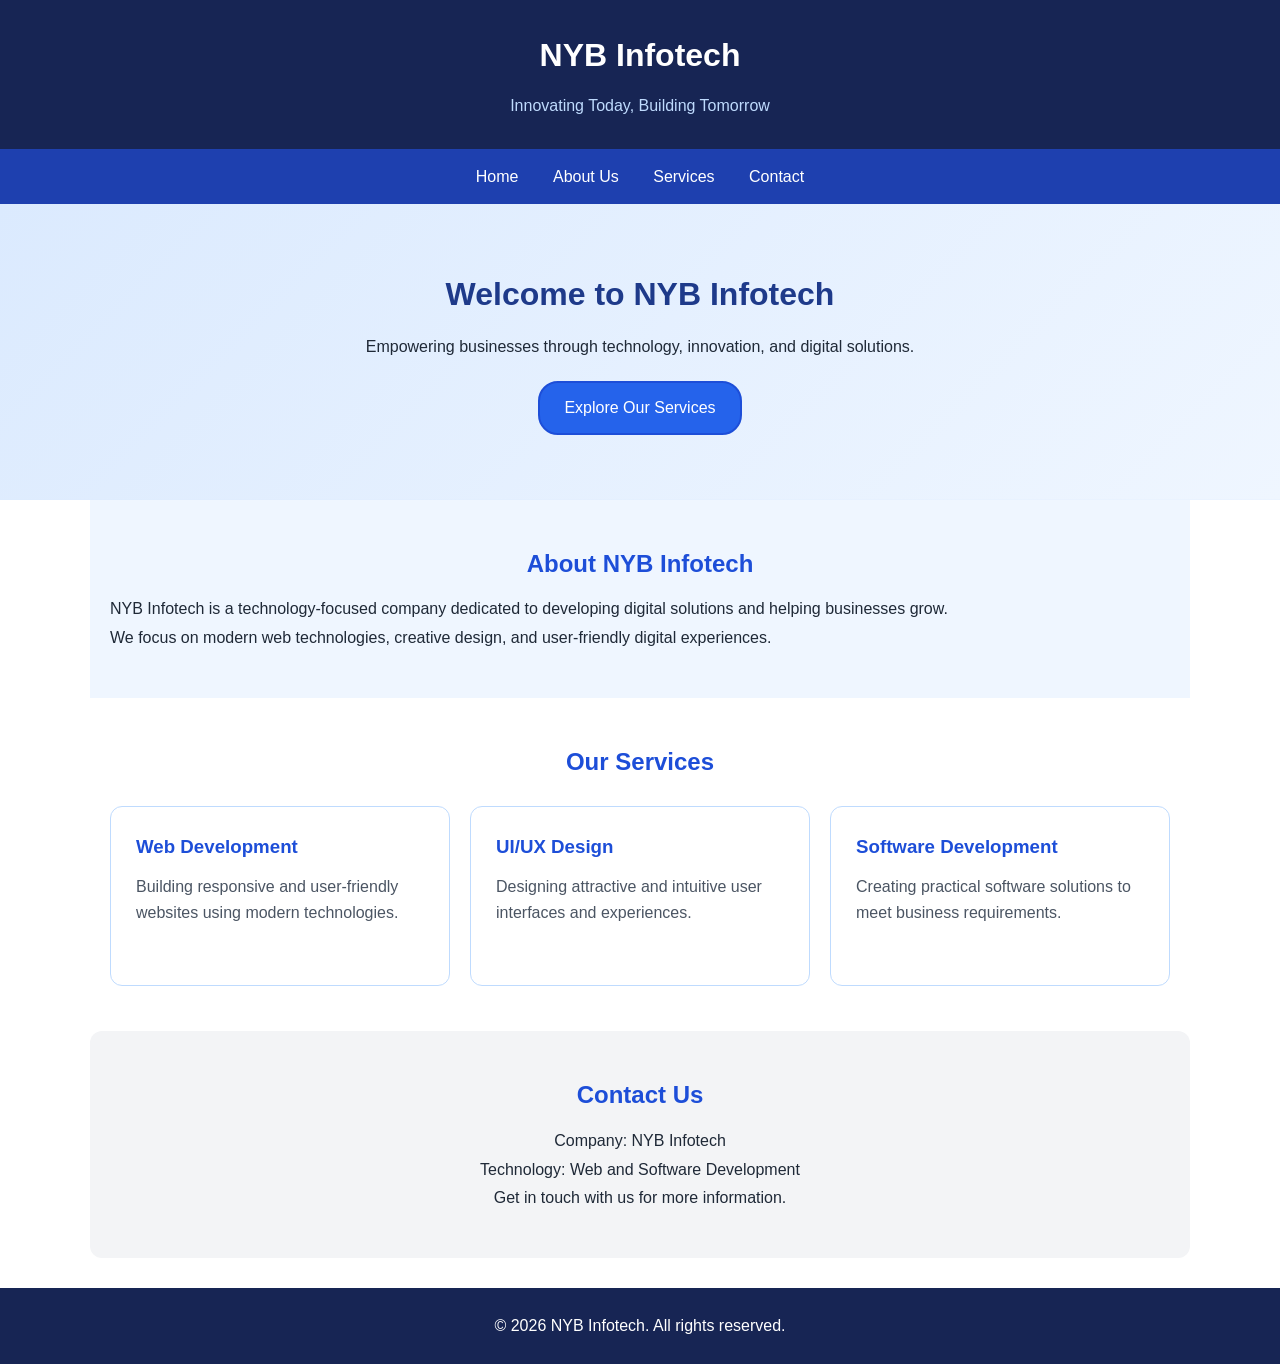
<file: Introduction to CSS,12-10-2026/Task/index.html>
<!DOCTYPE html>
<html lang="en">
<head>
    <meta charset="UTF-8">
    <meta name="viewport" content="width=device-width, initial-scale=1.0">
    <title>NYB Infotech | Company Profile</title>

    <link rel="stylesheet" href="./index.css">

    <!-- Internal CSS -->
    <style>
        .section-title {
            color: #1d4ed8;
            text-align: center;
        }

        #about {
            background-color: #eff6ff;
        }
    </style>
</head>
<body>

    <!-- Header -->
    <header class="header">
        <h1>NYB Infotech</h1>
        <p>Innovating Today, Building Tomorrow</p>
    </header>

    <!-- Navigation -->
    <nav class="navbar">
        <a href="#home">Home</a>
        <a href="#about">About Us</a>
        <a href="#services">Services</a>
        <a href="#contact">Contact</a>
    </nav>

    <main>

        <!-- Home -->
        <section id="home" class="hero">
            <h2>Welcome to NYB Infotech</h2>
            <p>
                Empowering businesses through technology,
                innovation, and digital solutions.
            </p>

            <!-- Inline CSS -->
            <a href="#services"
               class="button"
               style="border-radius: 20px;">
                Explore Our Services
            </a>
        </section>

        <!-- About Us -->
        <section id="about" class="content-section">
            <h2 class="section-title">About NYB Infotech</h2>

            <p>
                NYB Infotech is a technology-focused company
                dedicated to developing digital solutions
                and helping businesses grow.
            </p>

            <p>
                We focus on modern web technologies, creative
                design, and user-friendly digital experiences.
            </p>
        </section>

        <!-- Services -->
        <section id="services" class="content-section">
            <h2 class="section-title">Our Services</h2>

            <div class="services-container">

                <article class="service-card">
                    <h3>Web Development</h3>
                    <p>
                        Building responsive and user-friendly
                        websites using modern technologies.
                    </p>
                </article>

                <article class="service-card">
                    <h3>UI/UX Design</h3>
                    <p>
                        Designing attractive and intuitive
                        user interfaces and experiences.
                    </p>
                </article>

                <article class="service-card">
                    <h3>Software Development</h3>
                    <p>
                        Creating practical software solutions
                        to meet business requirements.
                    </p>
                </article>

            </div>
        </section>

        <!-- Contact -->
        <section id="contact" class="content-section contact">
            <h2 class="section-title">Contact Us</h2>
            <p>Company: NYB Infotech</p>
            <p>Technology: Web and Software Development</p>
            <p>Get in touch with us for more information.</p>
        </section>

    </main>

    <!-- Footer -->
    <footer class="footer">
        <p>&copy; 2026 NYB Infotech. All rights reserved.</p>
    </footer>

</body>
</html>
</file>
<file: CSS Project,23-10-2026/index.css>
/* 1. CSS Variables */
:root {
    --primary: #7161ef;
    --primary-dark: #5545d4;
    --dark: #151522;
    --text: #56566b;
    --light: #f7f7fc;
    --white: #ffffff;
    --border: #e7e7f0;

    --radius: 16px;
    --shadow: 0 12px 35px rgba(25, 25, 60, 0.08);
    --container: 1120px;
}

/* 2. Universal Selector and Box Model */
* {
    box-sizing: border-box;
    margin: 0;
    padding: 0;
}

html {
    scroll-behavior: smooth;
    scroll-padding-top: 90px;
}

body {
    font-family: Arial, sans-serif;
    color: var(--dark);
    background: var(--white);
    line-height: 1.7;
}

a {
    color: inherit;
    text-decoration: none;
}

button,
input,
textarea {
    font: inherit;
}

.container {
    width: min(100% - 40px, var(--container));
    margin-inline: auto;
}

.section {
    padding-block: 90px;
}

/* 3. Header and Flexbox */
.header {
    position: sticky;
    top: 0;
    z-index: 100;
    background: rgba(255, 255, 255, 0.95);
    border-bottom: 1px solid var(--border);
}

.navbar {
    min-height: 76px;
    display: flex;
    align-items: center;
    justify-content: space-between;
    gap: 24px;
}

.logo {
    font-size: 1.8rem;
    font-weight: 800;
}

.logo span {
    color: var(--primary);
}

.nav-links {
    display: flex;
    align-items: center;
    gap: 30px;
}

.nav-links a {
    color: var(--text);
    transition: color 0.3s ease;
}

.nav-links a:hover,
.nav-links a:focus-visible {
    color: var(--primary);
}

/* 4. Buttons and Pseudo-classes */
.btn {
    display: inline-block;
    padding: 12px 22px;
    border: 0;
    border-radius: 8px;
    background: var(--primary);
    color: var(--white);
    font-weight: 700;
    cursor: pointer;
    text-align: center;

    transition:
        background 0.3s ease,
        transform 0.3s ease,
        box-shadow 0.3s ease;
}

.btn:hover {
    background: var(--primary-dark);
    transform: translateY(-3px);
    box-shadow: var(--shadow);
}

.btn:active {
    transform: scale(0.98);
}

/* 5. Hero Section and Responsive Typography */
.hero {
    min-height: 570px;
    display: grid;
    grid-template-columns: 1.2fr 0.8fr;
    align-items: center;
    gap: 60px;
    padding-block: 70px;
}

.eyebrow {
    color: var(--primary);
    font-size: 0.8rem;
    font-weight: 800;
    letter-spacing: 2px;
    margin-bottom: 14px;
}

.hero h1 {
    max-width: 650px;
    font-size: clamp(2.3rem, 5vw, 4.5rem);
    line-height: 1.12;
    letter-spacing: -2px;
}

.hero h1 span {
    color: var(--primary);
}

.hero-description {
    max-width: 520px;
    margin: 24px 0;
    color: var(--text);
}

/* 6. Gradients, Shadows and Animations */
.hero-visual {
    min-height: 330px;
    display: grid;
    place-items: center;
    border-radius: 30px;

    background: linear-gradient(
        135deg,
        #dcd8ff,
        #f0eaff,
        #c9e7ff
    );

    position: relative;
    overflow: hidden;
}

.hero-visual::before {
    content: "";
    position: absolute;
    width: 200px;
    height: 200px;
    top: -65px;
    right: -50px;
    border-radius: 50%;
    background: rgba(113, 97, 239, 0.18);
}

.visual-card {
    position: relative;
    z-index: 1;
    width: min(80%, 300px);
    padding: 30px;
    border: 1px solid rgba(255, 255, 255, 0.7);
    border-radius: var(--radius);
    background: rgba(255, 255, 255, 0.85);
    box-shadow: var(--shadow);
    animation: float 4s ease-in-out infinite;
}

.visual-icon {
    font-size: 3rem;
    color: var(--primary);
}

.visual-card h2 {
    margin-block: 10px;
    font-size: 1.5rem;
}

.visual-card p {
    color: var(--text);
}

/* 7. CSS Grid and Reusable Cards */
.services {
    background: var(--light);
}

.section-title {
    max-width: 700px;
    margin-bottom: 35px;
    font-size: clamp(1.8rem, 4vw, 2.8rem);
    line-height: 1.2;
}

.card-grid {
    display: grid;
    grid-template-columns: repeat(3, minmax(0, 1fr));
    gap: 24px;
}

.service-card {
    position: relative;
    padding: 30px;
    border: 1px solid var(--border);
    border-radius: var(--radius);
    background: var(--white);
    box-shadow: var(--shadow);
    transition: transform 0.3s ease;
}

.service-card:hover {
    transform: translateY(-6px);
}

.card-number {
    display: inline-block;
    margin-bottom: 20px;
    color: var(--primary);
    font-weight: 800;
}

.service-card h3 {
    margin-bottom: 12px;
    font-size: 1.3rem;
}

.service-card p {
    color: var(--text);
}

/* 8. Specificity and Projects */
.project-card {
    display: grid;
    grid-template-columns: 1fr 1fr;
    overflow: hidden;
    border: 1px solid var(--border);
    border-radius: 20px;
    box-shadow: var(--shadow);
}

.project-visual {
    min-height: 280px;
    display: grid;
    place-items: center;
    background: linear-gradient(135deg, #7161ef, #22234f);
    color: var(--white);
    font-weight: 800;
    letter-spacing: 3px;
}

.project-content {
    padding: 35px;
    align-self: center;
}

.project-content h3 {
    font-size: 1.7rem;
    margin-bottom: 15px;
}

.project-content p {
    margin-bottom: 20px;
    color: var(--text);
}

.text-link {
    color: var(--primary-dark);
    font-weight: 700;
}

.text-link:hover {
    text-decoration: underline;
}

/* 9. Forms and Accessibility */
.contact {
    background: var(--light);
}

.contact-grid {
    display: grid;
    grid-template-columns: 1fr 1fr;
    gap: 60px;
    align-items: start;
}

.contact-form {
    display: grid;
    gap: 12px;
}

.contact-form label {
    font-weight: 700;
}

.contact-form input,
.contact-form textarea {
    width: 100%;
    padding: 14px;
    border: 1px solid #c9c9d8;
    border-radius: 8px;
    background: var(--white);
    color: var(--dark);
}

.contact-form textarea {
    resize: vertical;
}

.contact-form input:focus-visible,
.contact-form textarea:focus-visible,
a:focus-visible,
button:focus-visible {
    outline: 3px solid var(--primary);
    outline-offset: 3px;
}

/* 10. Footer and Flexbox */
.footer {
    padding-block: 25px;
    background: var(--dark);
    color: var(--white);
}

.footer-content {
    display: flex;
    align-items: center;
    justify-content: space-between;
    gap: 20px;
}

.footer-content p {
    color: #c8c8d6;
    font-size: 0.9rem;
}

/* Keyframe Animation */
@keyframes float {
    0%, 100% {
        transform: translateY(0);
    }

    50% {
        transform: translateY(-10px);
    }
}

/* 11. Tablet Responsive Design */
@media (max-width: 850px) {
    .navbar {
        flex-wrap: wrap;
        padding-block: 15px;
    }

    .nav-links {
        order: 3;
        width: 100%;
        justify-content: center;
        gap: 20px;
    }

    .hero {
        grid-template-columns: 1fr 1fr;
        gap: 25px;
    }

    .card-grid {
        grid-template-columns: repeat(2, minmax(0, 1fr));
    }

    .contact-grid {
        gap: 30px;
    }
}

/* 12. Mobile-First Adjustments for Small Screens */
@media (max-width: 600px) {
    .container {
        width: min(100% - 30px, var(--container));
    }

    .section {
        padding-block: 60px;
    }

    .navbar {
        gap: 12px;
    }

    .nav-links {
        gap: 14px;
        flex-wrap: wrap;
        font-size: 0.9rem;
    }

    .nav-btn {
        padding: 9px 12px;
        font-size: 0.85rem;
    }

    .hero {
        grid-template-columns: 1fr;
        padding-block: 50px;
    }

    .hero h1 {
        letter-spacing: -1px;
    }

    .hero-visual {
        min-height: 280px;
    }

    .card-grid,
    .project-card,
    .contact-grid {
        grid-template-columns: 1fr;
    }

    .project-visual {
        min-height: 220px;
    }

    .project-content {
        padding: 25px;
    }

    .footer-content {
        flex-direction: column;
        text-align: center;
    }
}

/* Reduced Motion Accessibility */
@media (prefers-reduced-motion: reduce) {
    *,
    *::before,
    *::after {
        scroll-behavior: auto !important;
        animation-duration: 0.01ms !important;
        animation-iteration-count: 1 !important;
        transition-duration: 0.01ms !important;
    }
}
</file>
<file: CSS,14-10-2026/index.css>
/* FlexBox */ 

/* Flexbox is a CSS layout system used to arrange elements in rows or columns and control 
their alignment, spacing, and sizes. */

/* Flex Container and Flex Items

Flex Container: The parent element with display: flex.
Flex Items: The child elements inside the flex container. */

.container {
    display: flex;
    background-color: lightblue;
    padding: 10px;
}

.container div {
    background-color: orange;
    padding: 20px;
    margin: 5px;
}

/* 
flex-direction ::::::::

Controls the direction of flex items. */

.container {
    display: flex;
    flex-direction: column;
}


/* justify-content:

Aligns items along the main axis. */

.container {
    display: flex;
    justify-content: center;
}

/* flex-start – Start.
flex-end – End.
center – Center.
space-between – Space between items.
space-around – Space around items.
space-evenly – Equal spacing everywhere. */


/* align-items

Aligns items along the cross axis. */

.container {
    display: flex;
    align-items: center;
    height: 200px;
}

/* align-content::
Controls spacing between multiple rows or columns when items wrap. */

.container {
    display: flex;
    flex-wrap: wrap;
    align-content: space-between;
    height: 300px;
}

/* Common values: center, flex-start, flex-end, space-between, space-around, and stretch. */

/* flex-wrap:

Controls whether items stay on one line or move to another. */

.container {
    display: flex;
    flex-wrap: wrap;
}


/* gap::

Sets the space between flex items. */

.container {
    display: flex;
    gap: 20px;
}

/* order::

Changes the visual order of individual flex items. */

.item2 {
    order: 2;
}

.item1 {
    order: 1;
}

/* flex-grow:

Controls how much an item grows to fill available space. */

.item1 {
    flex-grow: 1;
}

.item2 {
    flex-grow: 2;
}


/* flex-shrink

Controls how much an item shrinks when space is insufficient. */

.item1 {
    flex-shrink: 1;
}

.item2 {
    flex-shrink: 0;
}

/*flex-basis

Sets an item's initial main-axis size before growing or shrinking. */

.item1 {
    flex-basis: 200px;
}


/* CSS Grid – Beginner Guide

CSS Grid is a CSS layout system used to arrange elements in rows and columns.
 It is useful for creating galleries, dashboards, card layouts, and webpages. */

/* 
 Grid Container and Grid Items
Grid Container: The parent element with display: grid.
Grid Items: The child elements inside the grid container. */

.container1 {
    display: grid;
    grid-template-columns: 1fr 1fr;
    gap: 10px;
}

.container1 div {
    background-color: lightblue;
    padding: 20px;
}

/* grid-template-columns

Defines the number and width of columns. */

.container1 {
    display: grid;
    grid-template-columns: 200px 200px 200px;
}

/* grid-template-rows:

Defines the height of grid rows. */

.container1 {
    display: grid;
    grid-template-columns: 1fr 1fr;
    grid-template-rows: 100px 150px;
}


/* grid-column:

Controls which columns an item occupies. */

.item10 {
    grid-column: 1 / 3;
}


/* grid-row:

Controls which rows an item occupies. */

.item10 {
    grid-row: 1 / 3;
}


/* gap

Adds space between rows and columns. */

.container1 {
    display: grid;
    gap: 20px;
}

/* repeat()

Repeats column or row definitions. */

.container1 {
    display: grid;
    grid-template-columns: repeat(3, 1fr);
}

/* fr Unit::

fr means a fraction of the available space in the grid container. */

.container1 {
    display: grid;
    grid-template-columns: 1fr 2fr;
}

/* minmax()

Sets a minimum and maximum size for a row or column. */

.container1 {
    display: grid;
    grid-template-columns: repeat(3, minmax(150px, 1fr));
}
/* 
Grid Alignment::

Controls the position and spacing of grid items. */

.container1 {
    display: grid;
    justify-items: center;
    align-items: center;
}


/* Grid Areas:

grid-template-areas lets you create a layout using named areas. */

.container2 {
    display: grid;
    grid-template-columns: 1fr 3fr;
    grid-template-areas:
    "header header"
    "nav main"
    "footer footer";
    gap: 10px;
}

header { grid-area: header; }
nav { grid-area: nav; }
main { grid-area: main; }
footer { grid-area: footer; }



/* Responsive Layouts in CSS */

/* Responsive design means creating websites that automatically adjust to different screen sizes, 
such as mobiles, tablets, laptops, and desktops. */

/* Responsive Design Fundamentals */

/* A responsive website adjusts its layout, images, text, and containers according to the screen size. */


/* Media Queries

Media queries apply CSS styles based on screen size or other device conditions. */
</file>
<file: CSS,15-10-2026/index.css>
/* Advanced Selectors in CSS::

Advanced selectors help you select HTML elements based on their specificity, 
relationships, states, positions, and attributes. */

/* CSS Specificity:::

Definition: Specificity determines which CSS rule is applied when multiple rules target 
the same element. */

/* Inline styles ::::::: Highest Priority*/
/*ID selectors (#id)
Class selectors (.class), attribute selectors, and pseudo-classes
Element selectors and pseudo-elements */


h2 {
    color: blue;
}

.specText {
    color: green;
}

#specTitle {
    color: red;
}

/* Inheritance::

Definition: Inheritance allows certain CSS properties to pass from parent elements to their 
child elements. */

.inheritParent {
    color: purple;
    font-family: Arial;
}



/* Pseudo-classes

Definition: Pseudo-classes select HTML elements based on their state or position. */

.pseudoButton:hover {
    background-color: lightblue;
}

.pseudoButton:active {
    background-color: orange;
}

.pseudoInput:focus {
    border: 2px solid blue;
    outline: none;
}

.pseudoList li:first-child {
    color: red;
}

.pseudoList li:last-child {
    color: green;
}

.pseudoList li:nth-child(2) {
    color: blue;
}


/* :hover changes the button color when the mouse moves over it.
:active changes the button color while it is being activated.
:focus adds a blue border to the input.
:first-child makes HTML red.
:last-child makes JavaScript green.
:nth-child(2) makes CSS blue. */

/* Pseudo-elements:

Definition: Pseudo-elements style specific parts of an HTML element or insert generated content. */

.elementTitle::before {
    content: "★ ";
    color: orange;
}

.elementTitle::after {
    content: " ★";
    color: orange;
}

.elementText::first-letter {
    color: red;
    font-size: 30px;
}

.elementText::first-line {
    font-weight: bold;
}

/* ::before inserts a star before the heading.
::after inserts a star after the heading.
::first-letter styles the first letter in red and makes it larger.
::first-line makes the first line bold. */


/* Attribute Selectors::

Definition: Attribute selectors select HTML elements based on their attributes or attribute values. */

input[type="text"] {
    background-color: lightyellow;
}

input[type="email"] {
    background-color: lightpink;
}

a[target="_blank"] {
    color: red;
}

[class^="btn"] {
    background-color: blue;
    color: white;
}



/* Custom Properties Using --variable-name::

Definition: CSS custom properties are variables used to store reusable CSS values. 
Their names begin with -- and are usually declared inside a selector. */


:root {
  --head-color : blue;
  --text-color: green;
}

.customTitle {
    color: var(--heading-color);
}

.customDescription {
    color: var(--text-color);
}


/* Using var():

Definition: The var() function retrieves the value stored in a CSS custom property and applies
 it to a CSS property. */

 :root {
    --button-background: purple;
    --button-text: white;
}

.variableButton {
    background-color: var(--button-background);
    color: var(--button-text);
    padding: 10px 20px;
    border: none;
}

/* 
Reusable Colors, Spacing, and Typography::

Definition: CSS variables can store colors, spacing values, and font styles so you can reuse 
and update them throughout a webpage. */

:root {
    --card-color: navy;
    --card-spacing: 20px;
    --main-font: Arial, sans-serif;
}

.reusableCard {
    color: var(--card-color);
    padding: var(--card-spacing);
    font-family: var(--main-font);
    border: 1px solid gray;
}

.reusableButton {
    padding: var(--card-spacing);
    font-family: var(--main-font);
    background-color: var(--card-color);
    color: white;
    border: none;
}

/* Gradients:

Definition: Gradients create a smooth transition between two or more colors using CSS functions 
such as linear-gradient() and radial-gradient(). */


.gradientBox {
    background: linear-gradient(to right, blue, purple);
    color: white;
    padding: 30px;
    text-align: center;
}

/* Shadows::

Definition: Shadows add depth to elements by creating a shadow around a box or behind text. 
CSS provides box-shadow and text-shadow. */

.shadowCard {
    padding: 20px;
    margin: 20px;
    background-color: white;
    box-shadow: 4px 4px 10px gray;
}

.shadowTitle {
    text-shadow: 2px 2px 3px lightgray;
}


/* Opacity::

Definition: The opacity property controls the transparency of an element, 
ranging from 0 (fully transparent) to 1 (fully opaque). */

.opacityBox {
    background-color: blue;
    color: white;
    padding: 20px;
    opacity: 0.5;
}

/* !important and Specificity Conflicts

Definition: !important gives a CSS declaration priority over normal declarations in the same
 cascade context, even when those declarations have higher specificity. */

 #importantMessage {
    color: blue;
}

.importantText {
    color: red !important;
}



/* CSS Transitions::

Definition: CSS transitions make changes in CSS property values happen smoothly over a 
specified duration. */

.transitionBox {
    width: 150px;
    padding: 20px;
    background-color: blue;
    color: white;
    text-align: center;
    transition: background-color 1s;
}

.transitionBox:hover {
    background-color: red;
}


/* Transform::

Definition: The CSS transform property changes an element's position, size, rotation, 
or shape without changing the normal document flow. */

.transformBox {
    width: 120px;
    padding: 20px;
    background-color: orange;
    color: white;
    text-align: center;
    transform: rotate(10deg);
}

/* translate()::

Definition: The translate() function moves an element horizontally, vertically, or in both 
directions. */

.translateBox {
    width: 120px;
    padding: 20px;
    background-color: green;
    color: white;
    transform: translate(50px, 20px);
}

/* scale()

Definition: The scale() function increases or decreases an element's size. */

.scaleBox {
    width: 120px;
    padding: 20px;
    background-color: purple;
    color: white;
    text-align: center;
    transform: scale(1.2);
}

/* rotate()::

Definition: The rotate() function rotates an element clockwise or counterclockwise by a specified angle. */

.rotateBox {
    width: 120px;
    padding: 20px;
    background-color: crimson;
    color: white;
    text-align: center;
    transform: rotate(115deg);
}


/* @keyframes::

Definition: The @keyframes rule defines the stages of a CSS animation by specifying the styles 
an element should have at different points in time. */

.keyframeBox {
    width: 120px;
    padding: 20px;
    background-color: blue;
    color: white;
    animation: colorChange 1s infinite;
}

@keyframes colorChange {
    0% {
        background-color: blue;
    }

    50% {
        background-color: orange;
    }

    100% {
        background-color: green;
    }
}

/* Animation Duration, Delay, and Iteration

Definition: These properties control how long an animation runs, when it starts, 
and how many times it repeats. */

.timingBox {
    width: 120px;
    padding: 20px;
    background-color: teal;
    color: white;
    animation-name: moveBox;
    animation-duration: 2s;
    animation-delay: 1s;
    animation-iteration-count: 3;
}

@keyframes moveBox {
    from {
        transform: translateX(0);
    }

    to {
        transform: translateX(100px);
    }
}


/* Hover Effects::

Definition: Hover effects change an element's appearance when the mouse pointer moves over it, 
commonly using the :hover pseudo-class with transitions or transforms. */

.hoverButton {
    padding: 12px 24px;
    background-color: navy;
    color: white;
    border: none;
    border-radius: 5px;
    transition: transform 0.3s, background-color 0.3s;
}

.hoverButton:hover {
    background-color: royalblue;
    transform: scale(1.1);
}
</file>
<file: CSS,21-10-2026/index.css>
/* CSS Attribute Selectors:
Attribute selectors target HTML elements based on their attributes or attribute values.  */

input[type="text"] {
    border: 2px solid blue;
}

input[type="email"] {
    border :2px solid khaki;
}

/* Common attribute selectors:

Selector	                             Meaning
[type]	                      Selects elements having the attribute
[type="text"]	               Selects an exact attribute value
[class^="btn"]	                Class value starts with btn
[class$="btn"]	                 Class value ends with btn
[class*="btn"]	                   Class value contains btn */



/* CSS Combinators:

Combinators select elements based on their relationship with other elements. */

/* Combinator	             Meaning	             Example
Descendant               (space)	  Selects elements inside another element at any depth	div p
Child                      (>)	         Selects direct children	div > p
Adjacent sibling           (+)	       Selects the next immediate sibling	h2 + p
General sibling            (~)	     Selects all matching following siblings	h2 ~ p */

.layout-box > p {
    color: blue;
}


/* Pseudo-classes:

Pseudo-classes select elements based on their state or position. */

.state-button:hover {
    background-color: green;
    color: white;
}

/* Important pseudo-classes include :
:hover, :focus, :active, :nth-child(), :first-child, and :last-child. */

/* Pseudo-elements:

Pseudo-elements style a specific part of an element or insert generated content. */

.intro-text::first-letter {
    color: red;
    font-size: 30px;
}

/* Common pseudo-elements: ::before, ::after, ::first-letter, and ::first-line */

/* :hover:

Applies styles when the mouse pointer moves over an element. */

.hover-button:hover {
    background-color: orange;
    cursor: pointer;
}


/* :focus:

Applies styles when an element, such as an input, receives focus. */

.focus-input:focus {
    outline: 2px solid blue;
    background-color: lightyellow;
}


/* :active:

Applies styles while an element is being activated, such as while a button is pressed. */

.active-button:active {
    transform: scale(0.9);
}


/* :nth-child():

Selects an element based on its position among its siblings. */

.number-list li:nth-child(2) {
    color: red;
}

Other useful patterns:

/* :nth-child(odd) — selects odd positions.
:nth-child(even) — selects even positions.
:nth-child(3) — selects the third child. */


/* :first-child:

Selects an element if it is the first child of its parent. */

.number-list li:first-child {
    color: green;
}

/* :last-child

Selects an element if it is the last child of its parent. */

.number-list li:last-child {
    color: blue;
}

/* ::before:

Inserts generated content before an element's actual content. */

.before-text::before {
    content: "★ ";
    color: orange;
}

/* ::after

Inserts generated content after an element's actual content. */

.after-text::after {
    content: " ✓";
    color: green;
}


/* CSS Variables:

CSS variables store reusable values that can be used throughout your stylesheet. */


:root {
    --theme-color: purple;
}

.variable-heading {
    color: var(--theme-color);
}

.variable-paragraph {
    color: var(--theme-color);
}
/* Important: Variables are declared using --name and accessed using var(--name). */

/* CSS Gradients:

Gradients create smooth transitions between two or more colors. */

.gradient-card {
    padding: 30px;
    color: white;
    background: linear-gradient(to right, blue, purple);
}

/* Box Shadows:

Definition: The box-shadow property adds a shadow around an element's box. */

.box-shadow-demo {
    padding: 20px;
    background: white;
    box-shadow: 4px 4px 10px gray;
}

/* Text Shadows:

Definition: The text-shadow property adds a shadow behind text. */

.text-shadow-demo {
    text-shadow: 2px 2px 4px gray;
}

/* Opacity:

Definition: The opacity property controls the transparency of an element. */

.opacity-demo {
    padding: 20px;
    background: blue;
    color: white;
    opacity: 0.5;
}

/* Transitions:

Definition: Transitions make changes in CSS property values happen smoothly over a specified duration. */

.transition-demo {
    background: blue;
    color: white;
    transition: background-color 1s;
}

.transition-demo:hover {
    background: red;
}

/* Transforms:

Definition: The transform property moves, rotates, scales, or skews an element. */

.transform-demo {
    display: inline-block;
    padding: 20px;
    background: orange;
    transition: transform 0.5s;
}

.transform-demo:hover {
    transform: scale(1.2) rotate(5deg);
}
</file>
<file: CSS,22-10-2026/index.css>
/* CSS Animations

CSS animations allow you to change an element's styles gradually without using JavaScript. */

.box {
  width: 100px;
  height: 100px;
  background-color: blue;
  animation: changeColor 3s infinite;
}

@keyframes changeColor {
  from {
    background-color: blue;
  }
  to {
    background-color: red;
  }
}


/* @keyframes:

The @keyframes rule defines the stages of a CSS animation. */

.moving-box {
    width: 80px;
    height: 80px;
    background: green;
    animation: move 3s infinite alternate;
}

@keyframes move {
    from {
        transform: translateX(0);
    }
    to {
        transform: translateX(200px);
    }
}

/* Animation Properties:

Definition: Animation properties control an animation's name, duration, delay, repetition,
direction, and speed. */


.property-box {
    width: 100px;
    height: 100px;
    background: purple;
    animation-name: resize;
    animation-duration: 2s;
    animation-delay: 1s;
    animation-iteration-count: infinite;
    animation-direction: alternate;
}

@keyframes resize {
    to {
        width: 200px;
    }
}

/* Animation Duration:

Definition: animation-duration specifies how long one animation cycle takes. */

.duration-box {
    width: 80px;
    height: 80px;
    background: orange;
    animation: durationMove 4s infinite alternate;
}

@keyframes durationMove {
    to {
        transform: translateX(200px);
    }
}


/* Animation Delay

Definition: animation-delay specifies how long an animation waits before starting. */

.delay-box {
    width: 80px;
    height: 80px;
    background: teal;
    animation: delayMove 2s 3s forwards;
}

@keyframes delayMove {
    to {
        transform: translateX(200px);
    }
}

/* Animation Iteration:

Definition: animation-iteration-count specifies how many times an animation repeats. */

.iteration-box {
    width: 80px;
    height: 80px;
    background: crimson;
    animation: bounce 1s 3 alternate;
}

@keyframes bounce {
    to {
        transform: translateY(50px);
    }
}

/* Animation Timing Functions:

Definition: animation-timing-function controls the speed pattern of an animation. */

.timing-box {
    width: 80px;
    height: 80px;
    background: blue;
    animation: smoothMove 3s ease-in-out infinite alternate;
}

@keyframes smoothMove {
    to {
        transform: translateX(200px);
    }
}

/* Transformations:

Definition: CSS transformations change an element's position, size, rotation, or angle. */

.transform-box {
    width: 120px;
    padding: 20px;
    background: lightgreen;
    transition: transform 0.5s;
}

.transform-box:hover {
    transform: scale(1.2) rotate(10deg);
}

/* Responsive Navigation:

Definition: Responsive navigation adjusts menu layouts to fit different screen sizes. */

.navbar {
    display: flex;
    justify-content: space-between;
    align-items: center;
    padding: 20px;
    background: #222;
    color: white;
}

.nav-links {
    display: flex;
    gap: 20px;
}

.nav-links a {
    color: white;
    text-decoration: none;
}

@media (max-width: 600px) {
    .navbar {
        flex-direction: column;
        gap: 15px;
    }

    .nav-links {
        flex-wrap: wrap;
        justify-content: center;
    }
}

/* Responsive Cards::

Definition: Responsive cards automatically adjust their layout according to the 
available screen width. */

.cards {
    display: grid;
    grid-template-columns: repeat(auto-fit, minmax(200px, 1fr));
    gap: 20px;
}

.card {
    padding: 30px;
    background: lightblue;
    border-radius: 10px;
    transition: transform 0.3s;
}

.card:hover {
    transform: translateY(-5px);
}

/* Responsive Tables:

Definition: Responsive tables allow users to view tabular data on different screen sizes. */

.table-container {
    width: 100%;
    overflow-x: auto;
}

table {
    width: 100%;
    min-width: 300px;
    border-collapse: collapse;
}

th, td {
    padding: 12px;
    border: 1px solid gray;
}

/* Responsive Images:

Responsive images resize to fit their containers while maintaining their aspect ratio. */

.responsive-image {
    max-width: 28%;
    max-height:20%;
    height: auto;
    display: block;
}

/* Mobile-First Design::

Definition: Mobile-first design creates layouts for smaller screens first and 
enhances them for larger screens. */

.container {
    width: 100%;
    padding: 20px;
    background: lightblue;
}

@media (min-width: 768px) {
    .container {
        width: 80%;
        margin: auto;
    }
}

@media (min-width: 1024px) {
    .container {
        width: 70%;
    }
}


/* Advanced Flexbox:

Definition: Advanced Flexbox controls item alignment, spacing, sizing, and wrapping in 
flexible layouts. */

.flex-container {
    display: flex;
    flex-flow: row wrap;
    justify-content: space-between;
    align-items: center;
    gap: 15px;
}

.flex-container div {
    flex: 1 1 120px;
    padding: 25px;
    background: lightgreen;
    text-align: center;
}

/* Advanced CSS Grid:

Definition: Advanced CSS Grid creates flexible two-dimensional layouts using rows and columns. */

.grid-container {
    display: grid;
    grid-template-columns: repeat(auto-fit, minmax(150px, 1fr));
    gap: 15px;
}

.grid-container div {
    padding: 30px;
    background: lightcoral;
    text-align: center;
}
</file>
<file: Introduction to CSS,12-10-2026/index.css>
/* /* // ------------------------------Introduction to CSS


// 1. What is CSS?

// CSS (Cascading Style Sheets) is a stylesheet language used to style HTML elements by 
// controlling colors, fonts, spacing, layouts, and responsiveness.


// Purpose and Advantages of CSS:

// CSS makes web pages attractive, organized, and user-friendly.

// Advantages:

// Styling: Adds colors, backgrounds, and fonts.
// Layout: Controls element positioning and spacing.
// Reusability: Applies the same styles to multiple elements.
// Maintainability: Makes styles easier to update.
// Responsiveness: Helps websites adapt to different screen sizes.
// Consistency: Maintains a uniform design across pages.

// HTML defines the content and structure.
// CSS controls the appearance and presentation.


// CSS Syntax:
// CSS syntax consists of a selector and a declaration block.

// selector {
//     property: value;
// } */


/* // CSS Comments

// Comments explain code and are ignored by the browser.

// Syntax:

// /* This is a CSS comment */
/* 
// h1 {
//     color: green;
// } */ 


/* // Types of CSS:
// There are three main ways to apply CSS to HTML.

// Inline CSS:
// Inline CSS applies styles directly to an HTML element using the style attribute.

// {<h1 style="color: red;">Hello World</h1>}

/* // Internal CSS:
// Internal CSS is written inside the <style> tag in the HTML document's <head> section. */ 

/* // <!DOCTYPE html>
// <html>
// <head>
//     <style>
//         h1 {
//             color: blue;
//         }
//     </style>
// </head>
// <body>
//     <h1>Hello World</h1>
// </body>
// </html> */

/* // External CSS:
// External CSS is written in a separate .css file and connected to HTML using the <link> tag.

// <!DOCTYPE html>
// <html>
// <head>
//     <link rel="stylesheet" href="style.css">
// </head>
// <body>
//     <h1>Hello World</h1>
// </body>
// </html> */

/* 
// CSS Selectors:
// CSS selectors are patterns used to select HTML elements so that CSS styles 
// can be applied to them.

// Universal Selector (*):
// The universal selector selects all HTML elements on a page. */

*{
    color: blue;
}

/* // Element Selector: */
/* // The element selector selects all elements with a particular HTML tag name. */ 

p {
    color: red;
}

/* Class Selector (.): */
/* The class selector selects elements with a particular class name. 
It uses a dot (.) before the class name. */

.highlight {
    color: green;
}

/* ID Selector (#):  */
/* The ID selector selects an element with a specific ID. It uses a hash (#) before the ID name. */

#title {
    color: purple;
}


/* Group Selector (,):  */
/* The group selector applies the same styles to multiple selectors by separating them with commas. */

h1, p, h2 {
    color: blue;
}


/* Attribute Selector ([]):  */
/* The attribute selector selects elements based on the presence or value of an HTML attribute. */


input[type="text"] {
    background-color: lightyellow;
}


/* /* Descendant Selector (space) :  */

/*The descendant selector selects elements located anywhere inside another specified element, 
including nested descendants. */

.container p {
    color: red;
}

/* Child Selector (>):
The child selector selects only the direct children of a specified parent.  */


.parent > p {
    color: blue;
}


/* General Sibling Selector (~):

The general sibling selector selects all matching siblings that appear after a specified element 
and share the same parent. */

h1 ~ p {
    color: green;
}


/* Borders and Backgrounds" */

/* Border Styles, Widths, and Colors :  */

/* The CSS border property adds a border around an HTML element.  */

/* Border Style:  */

/* The border-style property defines the appearance of a border. */

/* Value	                  Description
solid	                    A continuous line
dotted	                  A border made of dots
dashed	                   A border made of dashes
double	                   Two parallel lines
groove	                    A carved appearance
ridge	                    A raised appearance
inset	              Makes the element appear pressed inward
outset	                Makes the element appear raised
none	                 Removes the border
hidden	                   Hides the border */


.border-style {
    border-style: dashed;
}


/* Border Width:  */
/* The border-width property controls the thickness of a border. */

.border-style {
    border-style: solid;
    border-width: 15px;
}

/* Border Color:

The border-color property specifies the color of a border. */

.border-style{
    border-color: black;
}

/* Border Shorthand:

The border property combines the width, style, and color into one declaration. */


.border-style {
    border: 3px solid blue;
}

/* Individual Borders:

CSS allows you to style each side independently. */


.border-style {
    border-top: 3px solid red;
    border-right: 3px dashed blue;
    border-bottom: 3px dotted green;
    border-left: 3px double purple;
}

/* border-radius:

The border-radius property rounds the corners of an element's border. */

.rounded-box {
    border: 2px solid blue;
    border-radius: 15px;
    padding: 20px;
}

.circle {
    width: 600px;
    height: 600px;
    background-color: orange;
    border-radius: 50%;
    text-align: center;
}

/* Background Color */

/* The background-color property sets the background color of an element. */

.background-box {
    background-color: lightblue;
    padding: 20px;
}


/* Background Images:

The background-image property sets an image as an element's background. */

.circle{
    background-image: url(Celebrations.jpeg);
}

/* background-repeat:

The background-repeat property controls whether and how a background image repeats. */

.circle{
    background-repeat:no-repeat;
}

/* background-position

The background-position property specifies the starting position of a background image. */

.circle{
    background-position:center;
}

/* background-size

The background-size property controls the size of a background image. */

.circle{
    background-size: auto;
}


/* Width and Height:

The width property controls an element's width, while the height property controls its height.

1. Fixed Dimensions
Fixed dimensions use specific values, such as pixels, to define an element's size.

Example: */

.circle{
    width: 700px;
    height: 700px;
}


/* Responsive Dimensions:
Responsive dimensions allow an element's size to adapt to its container or viewport. */



/* CSS Measurement Units
A. Pixels (px)

A pixel is a CSS length unit commonly used to specify fixed dimensions.

.pixel-box {
    width: 200px;
    height: 100px;
}

Meaning: The box has a width of 200px and a height of 100px.

B. Percentage (%)

A percentage generally defines a dimension relative to the corresponding dimension of the containing block.

.percentage-box {
    width: 50%;
} */

/* Meaning: The box occupies 50% of its containing block's width.

Example: If the containing block is 800px wide, the box's width is 400px.

C. Viewport Width (vw)

vw represents a percentage of the viewport's width.

1vw = 1% of the viewport width.
100vw = 100% of the viewport width.
.viewport-box {
    width: 50vw;
}

Meaning: The element's width is 50% of the viewport width.

D. Viewport Height (vh)

vh represents a percentage of the viewport's height.

1vh = 1% of the viewport height.
100vh = 100% of the viewport height.
.viewport-height-box {
    height: 100vh;
} */



/* min-width:

The min-width property specifies the minimum permitted width of an element.

.minimum-width {
    width: 50%;
    min-width: 200px;
}

Meaning: The element's width should not become smaller than 200px.

Use: Preventing elements from becoming too narrow.

5. max-width:

The max-width property specifies the maximum permitted width of an element.

.maximum-width {
    width: 100%;
    max-width: 600px;
}

Meaning: The element can shrink with its container but should not exceed 600px.

Use: Keeping content readable on large screens.

6. min-height:

The min-height property specifies the minimum height of an element.

.minimum-height {
    min-height: 200px;
}

Meaning: The element should be at least 200px tall but can grow if its content requires more space.

7. max-height:

The max-height property specifies the maximum height of an element.

.maximum-height {
    height: 500px;
    max-height: 300px;
    overflow: auto;
} */


/* Auto Sizing (auto):

The auto value allows the browser to calculate a dimension according to the CSS property's rules and the available space.

A. width: auto :

For a typical block-level element in normal flow, width: auto generally makes it fill the available width of its containing block, subject to layout constraints.

.auto-width {
    width: auto;
} 
B. height: auto :

For a typical block element, height: auto allows the height to grow according to its content.

.auto-height {
    height: auto;
}
C. Centering with margin: auto :

When an element has a specified width, automatic horizontal margins can center it within its containing block.

.center-box {
    width: 300px;
    margin: 0 auto;
    background-color: lightblue;
} */
</file>
<file: CSS,21-10-2026/Task/index.css>
```css
/* 1. CSS Variables */
:root {
    --primary-color: #4169e1;
    --secondary-color: #7c3aed;
    --background-color: #f4f6fb;
    --card-color: #ffffff;
    --text-color: #222222;
    --spacing: 20px;
    --font-size: 16px;
    --card-radius: 12px;
}

/* General Styling */
* {
    box-sizing: border-box;
}

body {
    margin: 0;
    font-family: Arial, sans-serif;
    font-size: var(--font-size);
    color: var(--text-color);
    background: var(--background-color);
}

.page-header {
    padding: 35px;
    text-align: center;
    color: white;
    background: linear-gradient(
        to right,
        var(--primary-color),
        var(--secondary-color)
    );
}

.page-header h1 {
    margin-bottom: 10px;
}

.practice-container {
    width: 90%;
    max-width: 1000px;
    margin: 30px auto;
}

.practice-section {
    margin-bottom: 25px;
    padding: var(--spacing);
    background: var(--card-color);
    border-radius: var(--card-radius);
    box-shadow: 0 4px 12px #00000012;
}

.practice-section h2 {
    color: var(--primary-color);
    margin-top: 0;
}

/* 2. CSS Combinators */

/* Descendant combinator */
.combinator-box p {
    color: #555555;
}

/* Child combinator */
.combinator-box > p {
    color: blue;
}

/* Adjacent sibling combinator */
.combinator-box h3 + p {
    color: green;
}

/* General sibling combinator */
.combinator-box h3 ~ p {
    text-decoration: underline;
}

/* 3. Attribute Selectors */
input[type="text"],
input[type="email"] {
    display: block;
    width: 100%;
    max-width: 350px;
    margin: 12px 0;
    padding: 12px;
    border: 1px solid #cccccc;
    border-radius: 6px;
}

input[type="email"] {
    border-left: 4px solid var(--secondary-color);
}

a[target="_blank"] {
    color: var(--primary-color);
    font-weight: bold;
}

/* 4. Pseudo-classes */
.interactive-button {
    padding: 12px 20px;
    color: white;
    background: var(--primary-color);
    border: none;
    border-radius: 6px;
    cursor: pointer;
}

.interactive-button:hover {
    background: var(--secondary-color);
}

.interactive-button:active {
    transform: scale(0.95);
}

.focus-field:focus {
    outline: 2px solid var(--primary-color);
    background: #eef2ff;
}

.pseudo-list li {
    padding: 8px;
}

.pseudo-list li:nth-child(even) {
    background: #e8edff;
}

.pseudo-list li:first-child {
    color: green;
}

.pseudo-list li:last-child {
    color: red;
}

/* 5. Pseudo-elements */
.before-example::before {
    content: "★ ";
    color: orange;
    font-size: 22px;
}

.after-example::after {
    content: " ✓";
    color: green;
    font-weight: bold;
}

/* 6. CSS Variables */
.variable-card {
    padding: var(--spacing);
    color: white;
    background: var(--primary-color);
    border-radius: var(--card-radius);
}

.variable-button {
    padding: 10px 16px;
    color: var(--primary-color);
    background: white;
    border: none;
    border-radius: 6px;
    cursor: pointer;
}

/* 7. Gradients */
.linear-gradient-box,
.radial-gradient-box {
    display: flex;
    min-height: 120px;
    margin: 15px 0;
    align-items: center;
    justify-content: center;
    color: white;
    border-radius: var(--card-radius);
}

.linear-gradient-box {
    background: linear-gradient(135deg, #4169e1, #7c3aed);
}

.radial-gradient-box {
    background: radial-gradient(circle, #ff9966, #cc3366);
}

/* 8. Box Shadows */
.shadow-card {
    padding: var(--spacing);
    background: white;
    border-radius: var(--card-radius);
    box-shadow: 0 8px 20px #00000025;
}

.text-shadow-heading {
    color: var(--primary-color);
    text-shadow: 2px 2px 4px #999999;
}

.shadow-button {
    margin-top: 15px;
    padding: 12px 20px;
    color: white;
    background: var(--secondary-color);
    border: none;
    border-radius: 6px;
    box-shadow: 0 4px 8px #7c3aed55;
}

/* 9. Opacity */
.opacity-box {
    padding: 25px;
    color: white;
    text-align: center;
    background: var(--primary-color);
    opacity: 0.5;
    border-radius: var(--card-radius);
}

/* 10. Transitions */
.transition-button {
    padding: 14px 22px;
    color: white;
    background: #16803c;
    border: none;
    border-radius: 6px;
    cursor: pointer;
    transition: background-color 0.5s, transform 0.5s;
}

.transition-button:hover {
    background: #0b4f24;
    transform: translateY(-5px);
}

/* 11. Transforms */
.transform-container {
    display: flex;
    flex-wrap: wrap;
    gap: 45px;
    padding: 20px 10px;
}

.transform-box {
    display: flex;
    width: 110px;
    height: 80px;
    align-items: center;
    justify-content: center;
    color: white;
    background: var(--primary-color);
    border-radius: 8px;
    transition: transform 0.4s;
}

.scale-box:hover {
    transform: scale(1.2);
}

.translate-box:hover {
    transform: translate(15px, -10px);
}

.rotate-box:hover {
    transform: rotate(15deg);
}

.skew-box:hover {
    transform: skew(10deg);
}

/* Footer */
.page-footer {
    padding: 20px;
    text-align: center;
    color: white;
    background: #222222;
}

/* Responsive Design */
@media (max-width: 600px) {
    .practice-container {
        width: 94%;
    }

    .practice-section {
        padding: 15px;
    }

    .transform-container {
        gap: 30px;
    }
}
```
</file>
<file: CSS,22-10-2026/Day-03,CSS/index.css>
/* Website Layout Planning:

Definition: Website layout planning is the process of organizing website sections 
before starting development. */
header, section, footer {
    padding: 25px;
    margin: 10px;
    background: lightblue;
    text-align: center;
}

footer {
    background: navy;
    color: white;
}

/* Semantic HTML + CSS:

Definition: Semantic HTML uses meaningful tags to describe content, while CSS controls 
its appearance. */

.blog {
    padding: 20px;
    background: #f0f0f0;
    border-left: 5px solid blue;
}

/* Component-Based UI Thinking:

Definition: Dividing a website into reusable components such as cards and buttons. */


.card {
    display: inline-block;
    width: 200px;
    padding: 20px;
    margin: 10px;
    background: lightblue;
    border-radius: 10px;
}

/* Responsive Navigation:

Definition: Creating a navigation menu that adapts to different screen sizes. */

.navbar {
    display: flex;
    justify-content: space-between;
    align-items: center;
    padding: 20px;
    background: navy;
    color: white;
}

.links {
    display: flex;
    gap: 20px;
}

.links a {
    color: white;
    text-decoration: none;
}

@media (max-width: 500px) {
    .navbar, .links {
        flex-direction: column;
        gap: 10px;
    }
}

/* Hero Sections::

Definition: A hero section introduces the website with a main heading, description, 
and call-to-action. */

.hero {
    padding: 80px 20px;
    text-align: center;
    background: #172554;
    color: white;
}

.hero button {
    padding: 12px 24px;
    background: royalblue;
    color: white;
    border: none;
    cursor: pointer;
}

/* Cards and Feature Sections:

Definition: Cards display related information in separate containers, while feature 
sections highlight important benefits. */

.features {
    display: grid;
    grid-template-columns: repeat(3, 1fr);
    gap: 15px;
}

.card {
    padding: 30px 15px;
    background: lightblue;
    text-align: center;
    border-radius: 10px;
}

.card:hover {
    background: skyblue;
}


/* Forms:

Definition: Forms collect information from users through input fields and submission controls. */

form {
    display: flex;
    flex-direction: column;
    gap: 10px;
    max-width: 300px;
}

input {
    padding: 10px;
    border: 1px solid gray;
    border-radius: 5px;
}

button {
    padding: 10px;
    background: royalblue;
    color: white;
    border: none;
}
</file>
<file: CSS,22-10-2026/Task/index.css>
/* General Styles */
* {
    margin: 0;
    padding: 0;
    box-sizing: border-box;
}

html {
    scroll-behavior: smooth;
}

body {
    font-family: Arial, sans-serif;
    background: #f4f6fb;
    color: #222;
}

/* Navbar */
.navbar {
    display: flex;
    justify-content: space-between;
    align-items: center;
    gap: 20px;
    padding: 18px 5%;
    background: #172554;
    color: white;
    animation: slideDown 0.7s ease;
}

.navbar h2 span {
    color: #60a5fa;
}

.navbar nav {
    display: flex;
    gap: 25px;
}

.navbar a,
.sidebar a {
    color: white;
    text-decoration: none;
    transition: color 0.3s ease;
}

.navbar a:hover,
.sidebar a:hover {
    color: #60a5fa;
}

/* Layout */
.layout {
    display: grid;
    grid-template-columns: 230px minmax(0, 1fr);
    min-height: 80vh;
}

/* Sidebar */
.sidebar {
    background: #1e293b;
    padding: 25px 18px;
    color: white;
}

.sidebar h3 {
    margin-bottom: 20px;
}

.sidebar a {
    display: block;
    padding: 14px 10px;
    border-radius: 8px;
    margin-bottom: 8px;
}

.sidebar a:hover {
    background: #334155;
}

/* Main Content */
.main-content {
    min-width: 0;
    padding: 30px;
}

.welcome {
    margin-bottom: 25px;
    animation: fadeIn 0.8s ease;
}

.welcome p {
    color: #64748b;
    margin-top: 8px;
}

/* Dashboard Cards */
.dashboard-cards {
    display: grid;
    grid-template-columns: repeat(4, minmax(0, 1fr));
    gap: 20px;
    margin-bottom: 35px;
}

.card {
    background: white;
    padding: 22px;
    border-radius: 12px;
    box-shadow: 0 4px 15px #0000000d;
    transition: transform 0.3s, box-shadow 0.3s;
    animation: fadeIn 0.8s ease;
}

.card:hover {
    transform: translateY(-7px);
    box-shadow: 0 10px 25px #00000015;
}

.card p {
    color: #64748b;
    font-size: 14px;
}

.card h2 {
    margin: 12px 0;
    overflow-wrap: anywhere;
}

.card span {
    color: #16a34a;
    font-size: 13px;
}

/* Products */
.section-title {
    margin-bottom: 20px;
}

.product-grid {
    display: grid;
    grid-template-columns: repeat(4, minmax(0, 1fr));
    gap: 20px;
}

.product {
    text-align: center;
    background: white;
    padding: 20px;
    border-radius: 12px;
    box-shadow: 0 4px 15px #0000000d;
    transition: transform 0.3s, box-shadow 0.3s;
    animation: fadeIn 1s ease;
}

.product:hover {
    transform: translateY(-7px) scale(1.02);
    box-shadow: 0 10px 25px #00000015;
}

.product-image {
    display: grid;
    place-items: center;
    height: 120px;
    background: #eff6ff;
    border-radius: 10px;
    font-size: 55px;
    margin-bottom: 15px;
}

.product p {
    color: #64748b;
    margin: 10px 0;
    font-size: 14px;
}

.product button {
    background: #2563eb;
    color: white;
    border: none;
    border-radius: 6px;
    padding: 10px 16px;
    margin-top: 12px;
    cursor: pointer;
    transition: background 0.3s, transform 0.3s;
}

.product button:hover {
    background: #1d4ed8;
    transform: scale(1.05);
}

/* Statistics */
.statistics {
    margin-top: 35px;
}

.statistics h2 {
    margin-bottom: 20px;
}

.stat-box {
    background: white;
    padding: 25px;
    border-radius: 12px;
}

.stat-box p {
    margin-bottom: 20px;
}

.bar {
    height: 14px;
    background: #e2e8f0;
    border-radius: 10px;
    margin: 18px 0;
    overflow: hidden;
}

.progress {
    height: 100%;
    background: #3b82f6;
    border-radius: 10px;
    animation: growBar 1.5s ease;
}

.progress-one {
    width: 45%;
}

.progress-two {
    width: 65%;
}

.progress-three {
    width: 80%;
}

.progress-four {
    width: 95%;
}

.legend {
    display: flex;
    justify-content: space-between;
    color: #64748b;
    font-size: 13px;
}

/* Footer */
footer {
    display: flex;
    justify-content: space-between;
    gap: 15px;
    flex-wrap: wrap;
    padding: 22px 5%;
    background: #172554;
    color: white;
    font-size: 14px;
}

/* Animations */
@keyframes slideDown {
    from {
        transform: translateY(-30px);
        opacity: 0;
    }

    to {
        transform: translateY(0);
        opacity: 1;
    }
}

@keyframes fadeIn {
    from {
        opacity: 0;
        transform: translateY(15px);
    }

    to {
        opacity: 1;
        transform: translateY(0);
    }
}

@keyframes growBar {
    from {
        width: 0;
    }
}

/* Tablet Layout */
@media (max-width: 1100px) {
    .dashboard-cards,
    .product-grid {
        grid-template-columns: repeat(2, minmax(0, 1fr));
    }

    .layout {
        grid-template-columns: 190px minmax(0, 1fr);
    }

    .main-content {
        padding: 22px;
    }
}

/* Mobile Layout */
@media (max-width: 650px) {
    .navbar {
        flex-direction: column;
        text-align: center;
    }

    .navbar nav {
        justify-content: center;
        flex-wrap: wrap;
        gap: 15px;
    }

    .layout {
        grid-template-columns: 1fr;
    }

    .sidebar {
        display: flex;
        flex-wrap: wrap;
        align-items: center;
        gap: 8px;
        padding: 12px;
    }

    .sidebar h3 {
        width: 100%;
        margin: 0 0 5px;
    }

    .sidebar a {
        margin: 0;
        padding: 10px;
    }

    .main-content {
        padding: 18px;
    }

    .dashboard-cards,
    .product-grid {
        grid-template-columns: 1fr;
    }

    footer {
        flex-direction: column;
        text-align: center;
    }
}

/* Respect reduced-motion preferences */
@media (prefers-reduced-motion: reduce) {
    *,
    *::before,
    *::after {
        animation-duration: 0.01ms !important;
        animation-iteration-count: 1 !important;
        scroll-behavior: auto !important;
        transition-duration: 0.01ms !important;
    }
}
</file>
<file: Introduction to CSS,12-10-2026/Task/index.css>
/* Universal Selector */
* {
    box-sizing: border-box;
    margin: 0;
    padding: 0;
}

/* Element Selector */
body {
    font-family: Arial, sans-serif;
    line-height: 1.6;
    color: #1f2937;
}

/* Group Selector */
h1, h2, h3 {
    margin-bottom: 12px;
}

/* Header */
.header {
    background-color: #172554;
    color: white;
    text-align: center;
    padding: 30px 15px;
    width: 100%;
}

/* Descendant Selector */
.header p {
    color: #bfdbfe;
}

/* Navigation */
.navbar {
    background-color: #1e40af;
    text-align: center;
    padding: 15px;
}

/* Descendant Selector */
.navbar a {
    color: white;
    text-decoration: none;
    margin: 0 15px;
}

/* Adjacent Sibling Selector */
h2 + p {
    margin-top: 10px;
}

/* General Sibling Selector */
h2 ~ p {
    line-height: 1.8;
}

/* Attribute Selector */
a[href^="#"] {
    cursor: pointer;
}

/* Hero Section */
.hero {
    background-color: #dbeafe;
    background-image: linear-gradient(
        135deg,
        #dbeafe,
        #eff6ff
    );
    background-repeat: no-repeat;
    background-position: center;
    background-size: cover;

    min-height: 280px;
    padding: 65px 20px;
    text-align: center;
}

/* ID Selector */
#home h2 {
    color: #1e3a8a;
    font-size: 32px;
}

/* Button */
.button {
    display: inline-block;
    background-color: #2563eb;
    color: white;
    text-decoration: none;
    padding: 12px 24px;
    margin-top: 20px;
    border: 2px solid #1d4ed8;
}

/* Hover Effect */
.button:hover {
    background-color: #1e40af;
}

/* Content Sections */
.content-section {
    padding: 45px 20px;
    width: 100%;
    max-width: 1100px;
    margin: 0 auto;
}

/* Child Selector */
.services-container > article {
    border: 1px solid #bfdbfe;
}

/* Services Layout */
.services-container {
    display: flex;
    flex-wrap: wrap;
    gap: 20px;
    margin-top: 25px;
}

/* Class Selector */
.service-card {
    background-color: white;
    border: 2px solid #dbeafe;
    border-radius: 12px;

    padding: 25px;
    width: 100%;
    min-width: 200px;
    max-width: 350px;
    min-height: 180px;

    flex: 1 1 250px;
}

/* Card Headings */
.service-card h3 {
    color: #1d4ed8;
}

/* General Sibling Selector */
.service-card h3 ~ p {
    color: #4b5563;
}

/* Contact Section */
.contact {
    background-color: #f3f4f6;
    text-align: center;
    border-radius: 12px;
}

/* Footer */
.footer {
    background-color: #172554;
    color: white;
    text-align: center;
    padding: 25px 15px;
    margin-top: 30px;
}

/* Responsive Design */
@media (max-width: 600px) {
    .navbar a {
        display: inline-block;
        margin: 5px 8px;
    }

    #home h2 {
        font-size: 25px;
    }

    .hero {
        padding: 45px 15px;
    }

    .services-container {
        flex-direction: column;
    }

    .service-card {
        max-width: 100%;
    }
}
</file>
